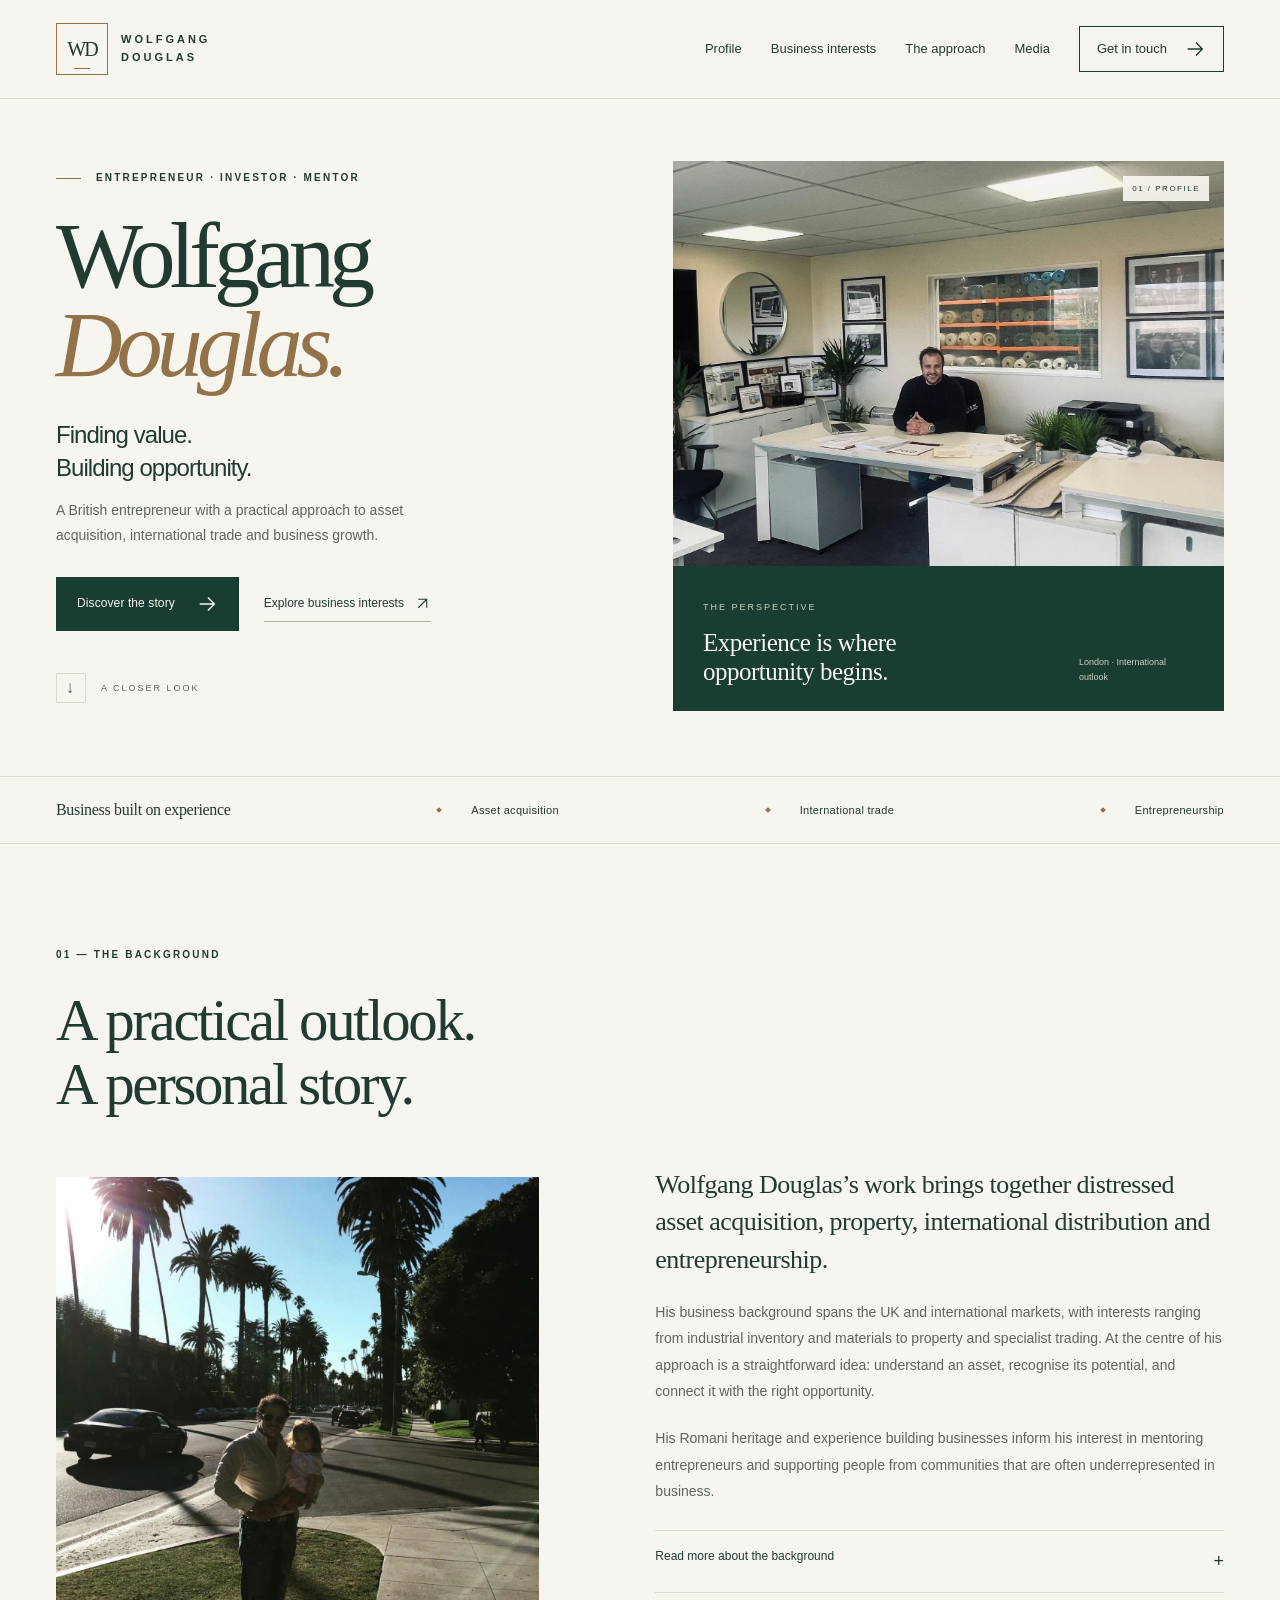
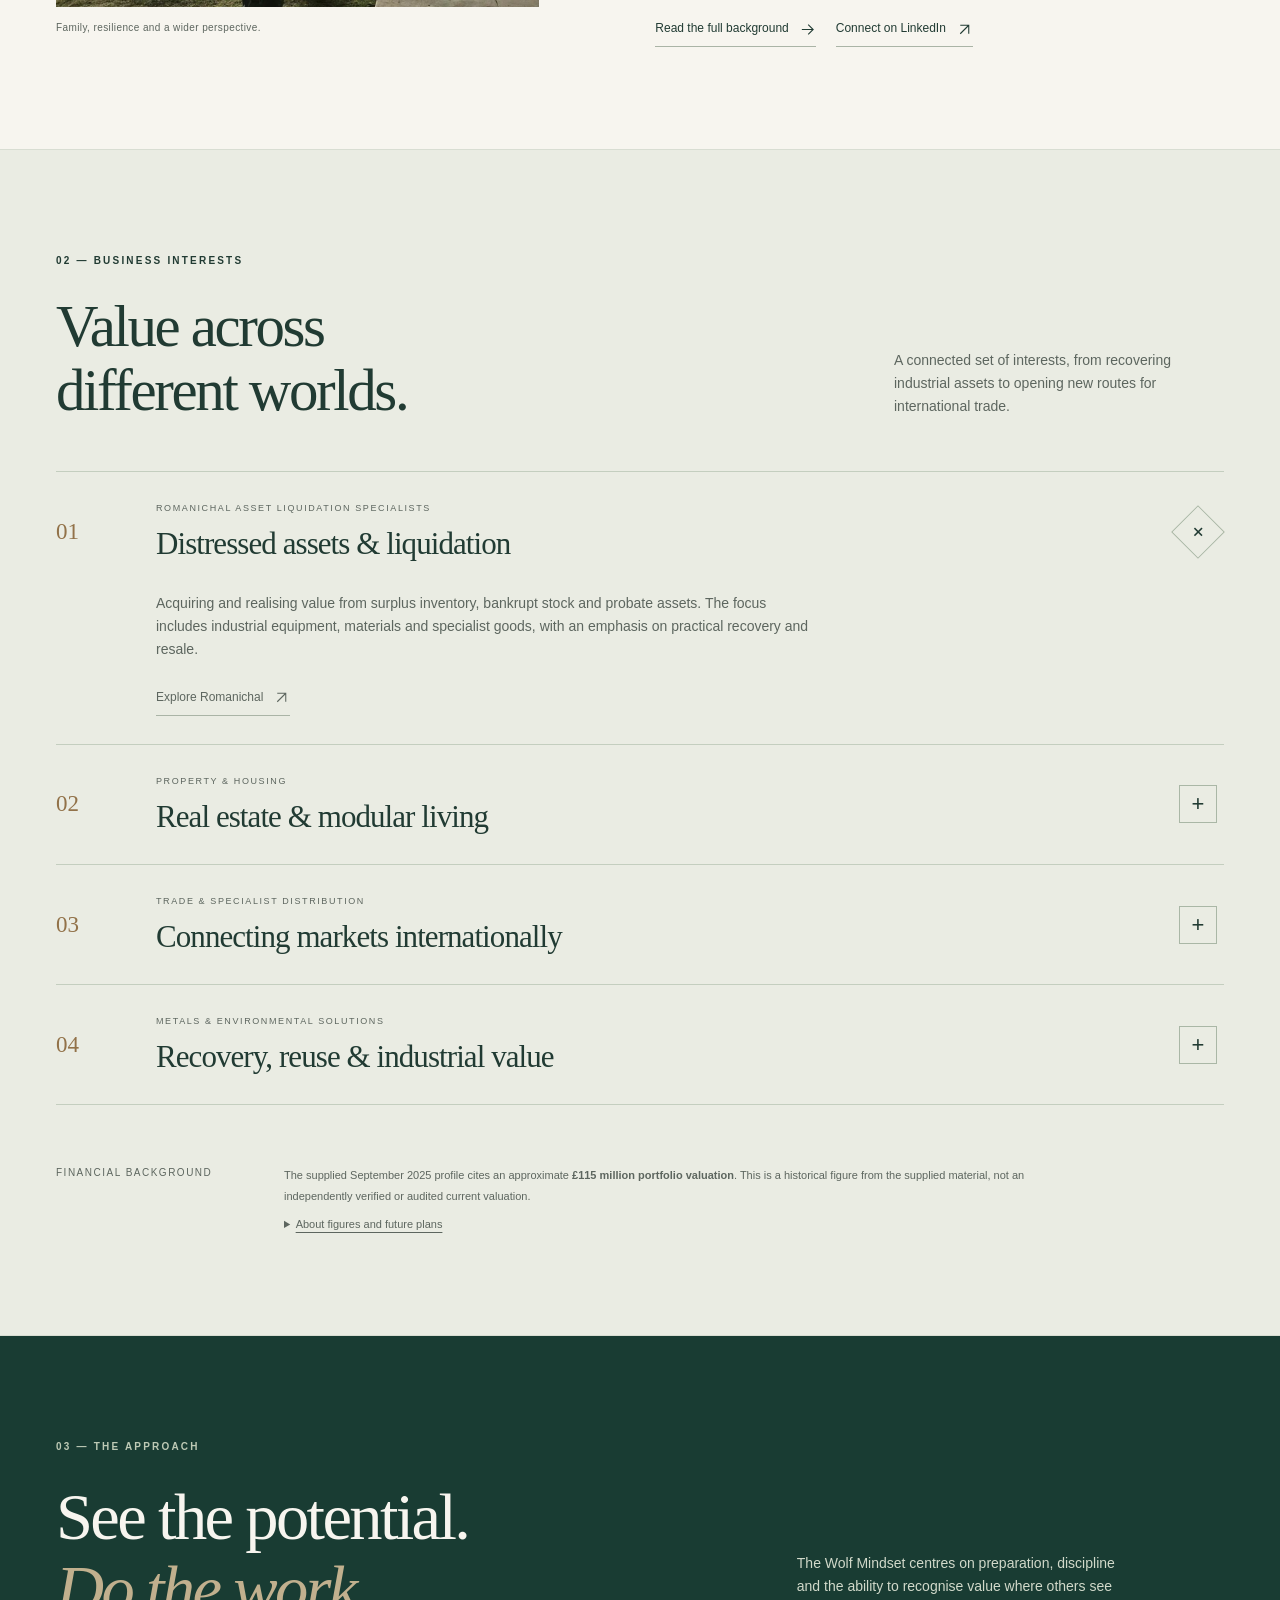
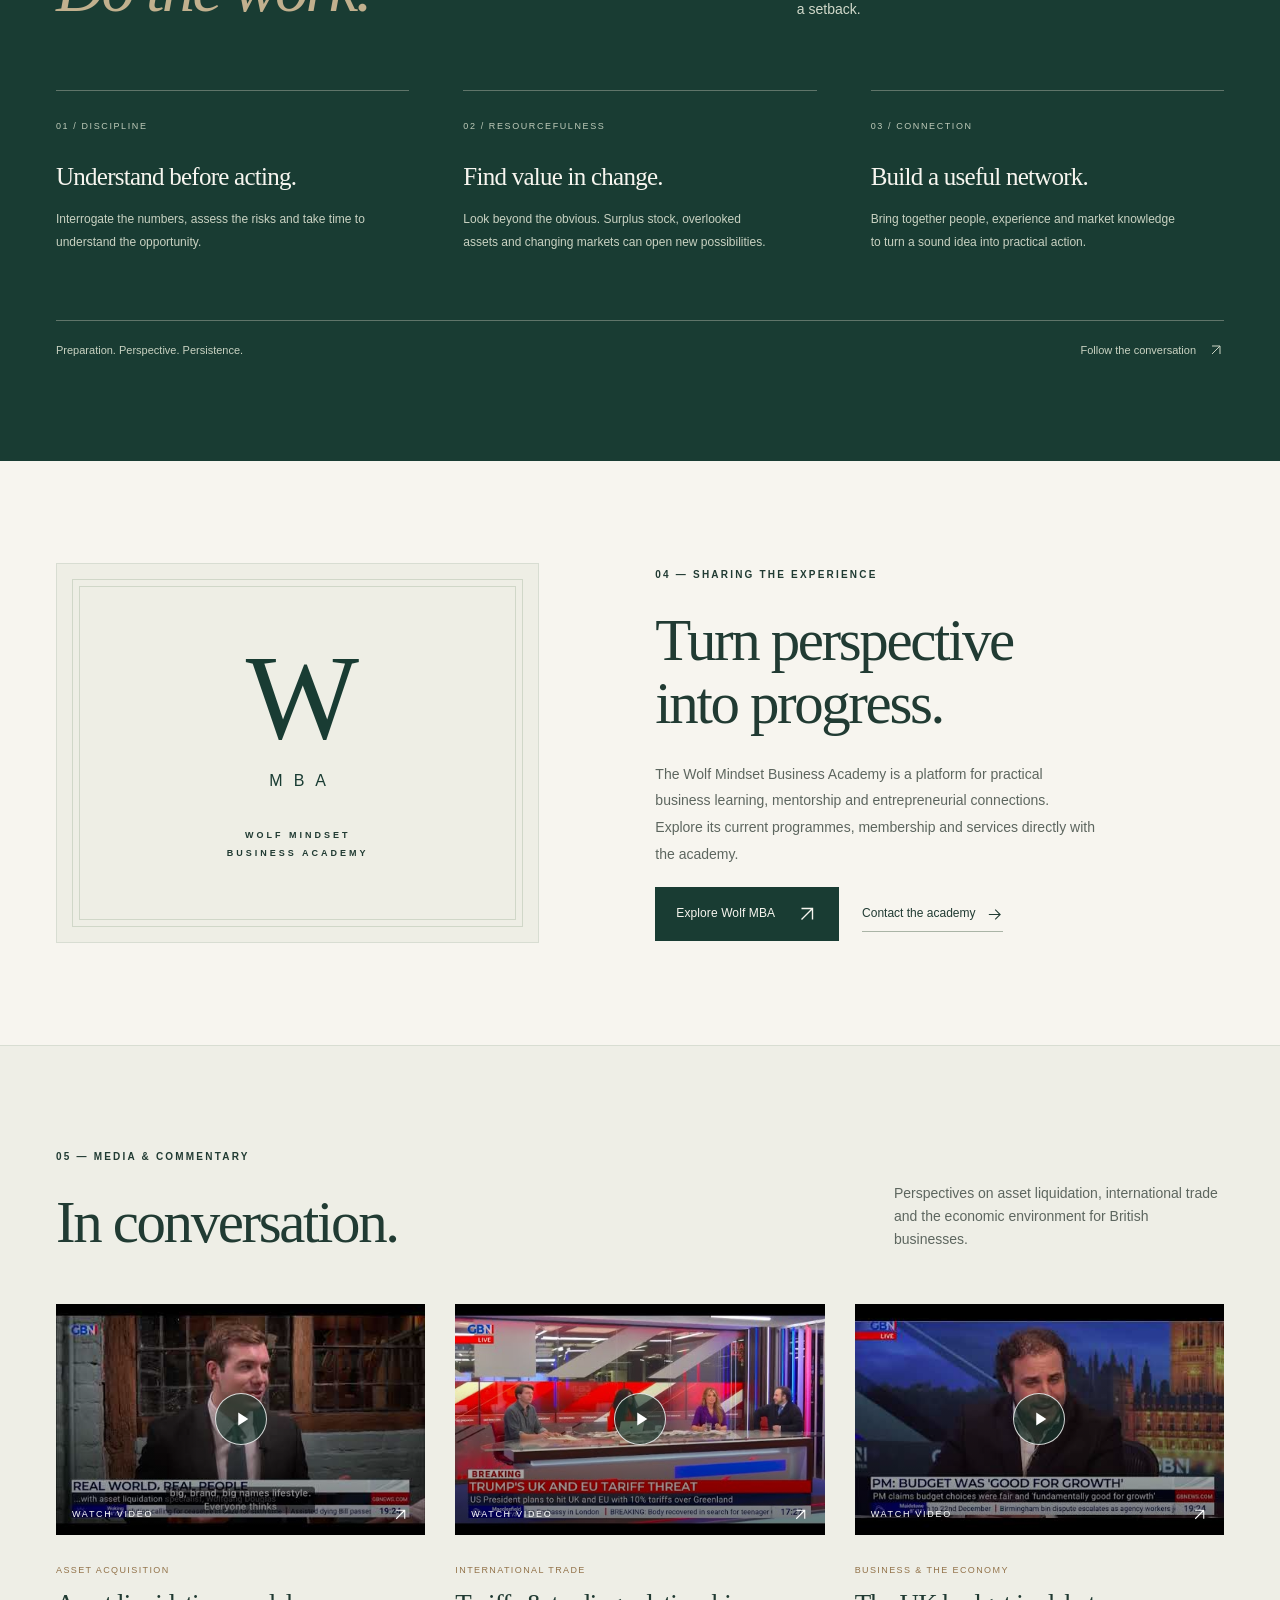
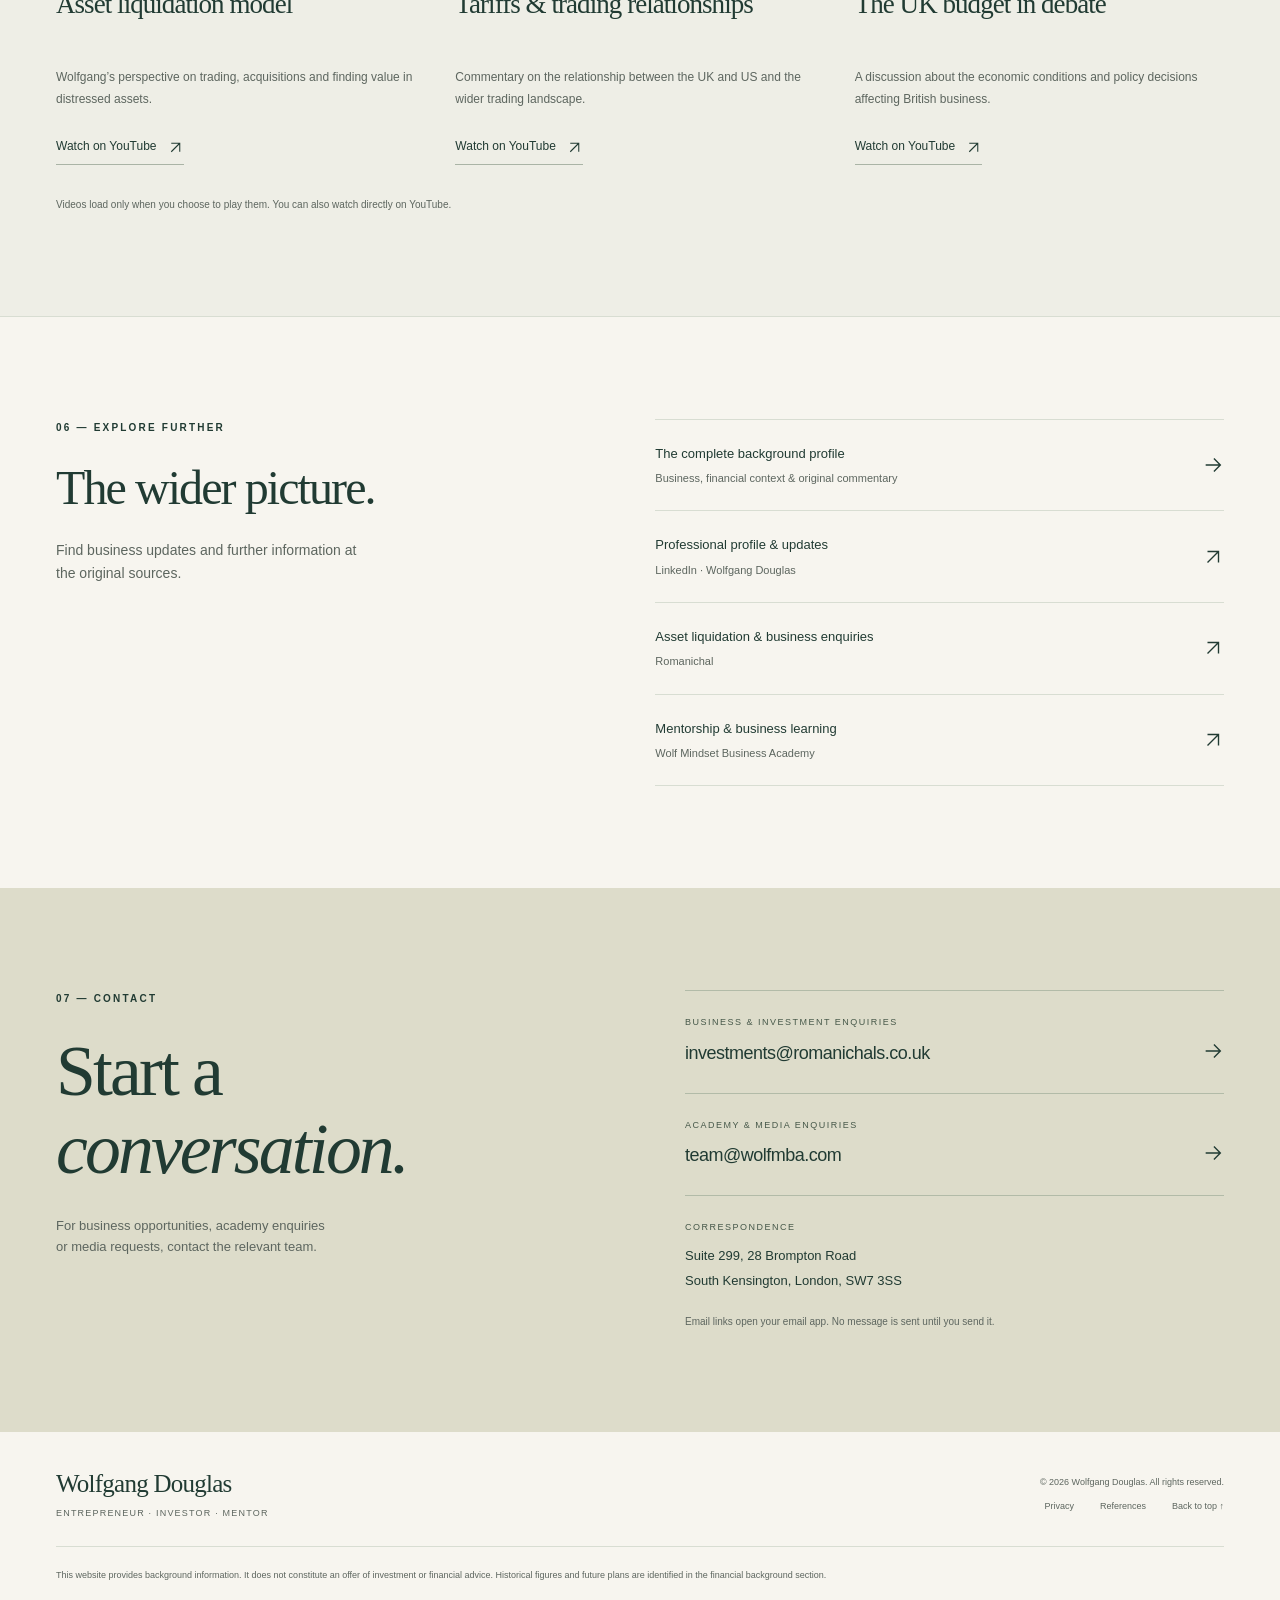
<file: index.html>
<!doctype html>
<html lang="en-GB">
<head>
  <meta charset="utf-8">
  <meta name="viewport" content="width=device-width, initial-scale=1">
  <meta name="theme-color" content="#193c33">
  <title>Wolfgang Douglas | Entrepreneur, Investor &amp; Mentor</title>
  <meta name="description" content="Explore Wolfgang Douglas's background, business interests in asset liquidation and international trade, Wolf Mindset philosophy, media commentary and contact details.">
  <link rel="canonical" href="https://wolfgangdouglas.info/">
  <meta property="og:type" content="website">
  <meta property="og:title" content="Wolfgang Douglas | Entrepreneur, Investor &amp; Mentor">
  <meta property="og:description" content="Experience in asset acquisition, international trade and building businesses. Discover the story, the approach and the wider network.">
  <meta property="og:url" content="https://wolfgangdouglas.info/">
  <meta property="og:image" content="https://wolfgangdouglas.info/assets/wolfgang-office.jpg">
  <meta name="twitter:card" content="summary_large_image">
  <link rel="icon" type="image/svg+xml" href="assets/favicon.svg">
  <link rel="stylesheet" href="styles.css">
  <script src="app.js" defer></script>
</head>
<body>
  <a class="skip-link" href="#main">Skip to main content</a>
  <svg class="svg-library" aria-hidden="true" xmlns="http://www.w3.org/2000/svg"><symbol id="arrow" viewBox="0 0 24 24"><path d="M4 12h15M13 5l7 7-7 7" fill="none" stroke="currentColor" stroke-width="1.5"/></symbol><symbol id="external" viewBox="0 0 24 24"><path d="M6 18 18 6M6 6h12v12" fill="none" stroke="currentColor" stroke-width="1.5"/></symbol><symbol id="play" viewBox="0 0 24 24"><path d="m9 5 11 7-11 7Z" fill="currentColor"/></symbol></svg>
  <header class="site-header">
    <div class="header-inner wrap">
      <a class="brand" href="#home" aria-label="Wolfgang Douglas home"><span class="monogram" aria-hidden="true">WD<span></span></span><span class="brand-name">WOLFGANG<span>DOUGLAS</span></span></a>
      <button class="menu-toggle" aria-expanded="false" aria-controls="navigation" aria-label="Open navigation"><span></span><span></span></button>
      <nav id="navigation" aria-label="Main navigation"><a href="#profile">Profile</a><a href="#business">Business interests</a><a href="#approach">The approach</a><a href="#media">Media</a><a class="nav-contact" href="#contact">Get in touch <svg><use href="#arrow"/></svg></a></nav>
    </div>
  </header>
  <main id="main">
    <section id="home" class="hero wrap">
      <div class="hero-copy">
        <p class="eyebrow"><span class="small-rule"></span> Entrepreneur · Investor · Mentor</p>
        <h1>Wolfgang<br><em>Douglas.</em></h1>
        <p class="hero-lead">Finding value.<br>Building opportunity.</p>
        <p class="hero-description">A British entrepreneur with a practical approach to asset acquisition, international trade and business growth.</p>
        <div class="hero-actions"><a class="button button-green" href="#profile">Discover the story <svg><use href="#arrow"/></svg></a><a class="text-link" href="#business">Explore business interests <svg><use href="#external"/></svg></a></div>
        <a class="hero-scroll" href="#profile"><span>↓</span> A closer look</a>
      </div>
      <figure class="hero-portrait"><img src="assets/wolfgang-office.jpg" width="1776" height="1157" alt="Wolfgang Douglas seated at his desk in his office" fetchpriority="high"><figcaption><span>THE PERSPECTIVE</span><p>Experience is where<br>opportunity begins.</p><span class="caption-location">London · International outlook</span></figcaption><span class="portrait-index" aria-hidden="true">01 / PROFILE</span></figure>
    </section>
    <div class="intro-band"><div class="wrap band-inner"><span>Business built on experience</span><span>Asset acquisition</span><span>International trade</span><span>Entrepreneurship</span></div></div>
    <section id="profile" class="section wrap profile-section">
      <div class="section-heading"><p class="eyebrow">01 — The background</p><h2>A practical outlook.<br>A personal story.</h2></div>
      <div class="profile-grid">
        <figure class="personal-photo"><img src="assets/wolfgang-family.jpg" alt="Wolfgang Douglas holding a child on a palm-lined street" width="1284" height="1259" loading="lazy"><figcaption>Family, resilience and a wider perspective.</figcaption></figure>
        <div class="profile-copy"><p class="large-copy">Wolfgang Douglas’s work brings together distressed asset acquisition, property, international distribution and entrepreneurship.</p><p>His business background spans the UK and international markets, with interests ranging from industrial inventory and materials to property and specialist trading. At the centre of his approach is a straightforward idea: understand an asset, recognise its potential, and connect it with the right opportunity.</p><p>His Romani heritage and experience building businesses inform his interest in mentoring entrepreneurs and supporting people from communities that are often underrepresented in business.</p><details class="read-more"><summary>Read more about the background <span aria-hidden="true">+</span></summary><div><p>The supplied career profile traces Wolfgang’s business activity back to 2004, including bespoke design and build, global distribution, property investment and import/export.</p><p>His personal experience campaigning for his father, Albert Douglas, also shaped his public advocacy and his commentary on the risks of doing business internationally.</p><p>Today, the Wolf Mindset Business Academy brings his interest in practical business education, professional networks and mentorship together in one platform.</p></div></details><a class="text-link full-background-link" href="background.html">Read the full background <svg><use href="#arrow"/></svg></a><a class="text-link" href="https://www.linkedin.com/in/wolfgangdouglas/" target="_blank" rel="noopener noreferrer">Connect on LinkedIn <svg><use href="#external"/></svg></a></div>
      </div>
    </section>
    <section id="business" class="business-section section"><div class="wrap">
      <div class="section-heading heading-split"><div><p class="eyebrow">02 — Business interests</p><h2>Value across<br>different worlds.</h2></div><p>A connected set of interests, from recovering industrial assets to opening new routes for international trade.</p></div>
      <div class="business-list">
        <details class="business-item" open><summary><span class="item-number">01</span><span><span class="item-tag">Romanichal Asset Liquidation Specialists</span><span class="item-title">Distressed assets &amp; liquidation</span></span><span class="plus" aria-hidden="true">+</span></summary><div class="business-description"><p>Acquiring and realising value from surplus inventory, bankrupt stock and probate assets. The focus includes industrial equipment, materials and specialist goods, with an emphasis on practical recovery and resale.</p><a class="text-link" href="https://romanichals.co.uk/" target="_blank" rel="noopener noreferrer">Explore Romanichal <svg><use href="#external"/></svg></a></div></details>
        <details class="business-item"><summary><span class="item-number">02</span><span><span class="item-tag">Property &amp; housing</span><span class="item-title">Real estate &amp; modular living</span></span><span class="plus" aria-hidden="true">+</span></summary><div class="business-description"><p>Property interests across residential and commercial markets, alongside an interest in modular accommodation, residential park homes and affordable housing solutions.</p><p>The supplied background describes transactions in the UK and international markets, including the UAE.</p><a class="text-link" href="mailto:investments@romanichals.co.uk?subject=Property%20enquiry">Discuss a property opportunity <svg><use href="#arrow"/></svg></a></div></details>
        <details class="business-item"><summary><span class="item-number">03</span><span><span class="item-tag">Trade &amp; specialist distribution</span><span class="item-title">Connecting markets internationally</span></span><span class="plus" aria-hidden="true">+</span></summary><div class="business-description"><p>Import, export and distribution interests linking the UK with markets including the United States, China and the Middle East. The supplied profile describes Kyoto distribution and luxury furnishing interests, alongside specialist hardwood and architectural materials.</p><a class="text-link" href="mailto:investments@romanichals.co.uk?subject=International%20trade%20enquiry">Make a trade enquiry <svg><use href="#arrow"/></svg></a></div></details>
        <details class="business-item"><summary><span class="item-number">04</span><span><span class="item-tag">Metals &amp; environmental solutions</span><span class="item-title">Recovery, reuse &amp; industrial value</span></span><span class="plus" aria-hidden="true">+</span></summary><div class="business-description"><p>Industrial recycling, metals recovery and the movement of usable materials back into productive supply chains. This complements the wider asset recovery model by connecting recovered stock with relevant industry partners.</p><a class="text-link" href="https://romanichals.co.uk/" target="_blank" rel="noopener noreferrer">Visit Romanichal <svg><use href="#external"/></svg></a></div></details>
      </div>
      <aside class="financial-note"><span class="note-label">Financial background</span><div><p>The supplied September 2025 profile cites an approximate <strong>£115 million portfolio valuation</strong>. This is a historical figure from the supplied material, not an independently verified or audited current valuation.</p><details><summary>About figures and future plans</summary><p>Portfolio value, personal net worth and transaction volume are different measures. The original material also describes potential future growth and a possible listing in 2026/27. These are indicative plans, subject to change, and are not presented here as completed events or guaranteed outcomes.</p></details></div></aside>
    </div></section>
    <section id="approach" class="approach-section section"><div class="wrap">
      <p class="eyebrow">03 — The approach</p><div class="approach-intro"><h2>See the potential.<br><em>Do the work.</em></h2><p>The Wolf Mindset centres on preparation, discipline and the ability to recognise value where others see a setback.</p></div>
      <div class="principles"><article><span>01 / DISCIPLINE</span><h3>Understand before acting.</h3><p>Interrogate the numbers, assess the risks and take time to understand the opportunity.</p></article><article><span>02 / RESOURCEFULNESS</span><h3>Find value in change.</h3><p>Look beyond the obvious. Surplus stock, overlooked assets and changing markets can open new possibilities.</p></article><article><span>03 / CONNECTION</span><h3>Build a useful network.</h3><p>Bring together people, experience and market knowledge to turn a sound idea into practical action.</p></article></div>
      <div class="approach-footer"><span>Preparation. Perspective. Persistence.</span><a href="https://www.linkedin.com/in/wolfgangdouglas/" target="_blank" rel="noopener noreferrer">Follow the conversation <svg><use href="#external"/></svg></a></div>
    </div></section>
    <section id="academy" class="academy-section section wrap"><div class="academy-label"><span class="academy-mark" aria-hidden="true">W<span>MBA</span></span><p class="eyebrow">Wolf Mindset<br>Business Academy</p></div><div class="academy-copy"><p class="eyebrow">04 — Sharing the experience</p><h2>Turn perspective<br>into progress.</h2><p>The Wolf Mindset Business Academy is a platform for practical business learning, mentorship and entrepreneurial connections. Explore its current programmes, membership and services directly with the academy.</p><a class="button button-green" href="https://www.thewolfmba.com/" target="_blank" rel="noopener noreferrer">Explore Wolf MBA <svg><use href="#external"/></svg></a><a class="text-link" href="mailto:team@wolfmba.com?subject=Wolf%20MBA%20enquiry">Contact the academy <svg><use href="#arrow"/></svg></a></div></section>
    <section id="media" class="media-section section"><div class="wrap"><div class="section-heading heading-split"><div><p class="eyebrow">05 — Media &amp; commentary</p><h2>In conversation.</h2></div><p>Perspectives on asset liquidation, international trade and the economic environment for British businesses.</p></div>
      <div class="media-grid">
        <article class="media-card"><button class="video-launch" data-video="ZNbiMausa2s" data-title="Asset liquidation model" aria-label="Watch Asset liquidation model"><img src="assets/video-assets.jpg" alt="Preview of the asset liquidation video" width="480" height="360" loading="lazy"><span class="play-icon"><svg><use href="#play"/></svg></span><span class="watch-label">Watch video <svg><use href="#external"/></svg></span></button><p class="media-category">Asset acquisition</p><h3>Asset liquidation model</h3><p>Wolfgang’s perspective on trading, acquisitions and finding value in distressed assets.</p><a class="text-link" href="https://www.youtube.com/watch?v=ZNbiMausa2s" target="_blank" rel="noopener noreferrer">Watch on YouTube <svg><use href="#external"/></svg></a></article>
        <article class="media-card"><button class="video-launch" data-video="IK8jS_x-dXg" data-title="International tariffs and trade" aria-label="Watch International tariffs and trade"><img src="assets/video-trade.jpg" alt="Preview of the international trade video" width="480" height="360" loading="lazy"><span class="play-icon"><svg><use href="#play"/></svg></span><span class="watch-label">Watch video <svg><use href="#external"/></svg></span></button><p class="media-category">International trade</p><h3>Tariffs &amp; trading relationships</h3><p>Commentary on the relationship between the UK and US and the wider trading landscape.</p><a class="text-link" href="https://www.youtube.com/watch?v=IK8jS_x-dXg" target="_blank" rel="noopener noreferrer">Watch on YouTube <svg><use href="#external"/></svg></a></article>
        <article class="media-card"><button class="video-launch" data-video="gOEIgCLmXpA" data-title="The UK budget in debate" aria-label="Watch The UK budget in debate"><img src="assets/video-budget.jpg" alt="Preview of the UK budget discussion" width="480" height="360" loading="lazy"><span class="play-icon"><svg><use href="#play"/></svg></span><span class="watch-label">Watch video <svg><use href="#external"/></svg></span></button><p class="media-category">Business &amp; the economy</p><h3>The UK budget in debate</h3><p>A discussion about the economic conditions and policy decisions affecting British business.</p><a class="text-link" href="https://www.youtube.com/watch?v=gOEIgCLmXpA" target="_blank" rel="noopener noreferrer">Watch on YouTube <svg><use href="#external"/></svg></a></article>
      </div><p class="media-note">Videos load only when you choose to play them. You can also watch directly on YouTube.</p>
    </div></section>
    <section id="research" class="research-section section wrap"><div><p class="eyebrow">06 — Explore further</p><h2>The wider picture.</h2><p>Find business updates and further information at the original sources.</p></div><div class="research-links"><a href="background.html"><span>The complete background profile<small>Business, financial context &amp; original commentary</small></span><svg><use href="#arrow"/></svg></a><a href="https://www.linkedin.com/in/wolfgangdouglas/" target="_blank" rel="noopener noreferrer"><span>Professional profile &amp; updates<small>LinkedIn · Wolfgang Douglas</small></span><svg><use href="#external"/></svg></a><a href="https://romanichals.co.uk/" target="_blank" rel="noopener noreferrer"><span>Asset liquidation &amp; business enquiries<small>Romanichal</small></span><svg><use href="#external"/></svg></a><a href="https://www.thewolfmba.com/" target="_blank" rel="noopener noreferrer"><span>Mentorship &amp; business learning<small>Wolf Mindset Business Academy</small></span><svg><use href="#external"/></svg></a></div></section>
    <section id="contact" class="contact-section section"><div class="wrap contact-grid"><div><p class="eyebrow">07 — Contact</p><h2>Start a<br><em>conversation.</em></h2><p>For business opportunities, academy enquiries<br class="desktop-break"> or media requests, contact the relevant team.</p></div><div class="contact-details"><a href="mailto:investments@romanichals.co.uk"><span>Business &amp; investment enquiries</span><strong>investments@romanichals.co.uk</strong><svg><use href="#arrow"/></svg></a><a href="mailto:team@wolfmba.com"><span>Academy &amp; media enquiries</span><strong>team@wolfmba.com</strong><svg><use href="#arrow"/></svg></a><div class="contact-address"><span>Correspondence</span><address>Suite 299, 28 Brompton Road<br>South Kensington, London, SW7 3SS</address></div><p class="contact-note">Email links open your email app. No message is sent until you send it.</p></div></div></section>
  </main>
  <footer class="site-footer"><div class="wrap footer-inner"><a class="footer-brand" href="#home">Wolfgang Douglas<span>Entrepreneur · Investor · Mentor</span></a><div><p>© 2026 Wolfgang Douglas. All rights reserved.</p><div class="footer-links"><a href="privacy.html">Privacy</a><a href="#research">References</a><a href="#home">Back to top ↑</a></div></div></div><p class="wrap site-note">This website provides background information. It does not constitute an offer of investment or financial advice. Historical figures and future plans are identified in the financial background section.</p></footer>
  <dialog class="video-dialog" aria-labelledby="video-title"><button class="dialog-close" aria-label="Close video">×</button><h2 id="video-title">Watch video</h2><div class="video-consent"><p>Playing this video connects to YouTube, which may process your IP address and device information and use cookies.</p><button class="button button-green" id="load-video">Load YouTube video <svg><use href="#play"/></svg></button><a id="video-external" class="text-link" href="https://www.youtube.com/" target="_blank" rel="noopener noreferrer">Watch on YouTube <svg><use href="#external"/></svg></a></div><div id="video-frame"></div></dialog>
</body>
</html>
</file>
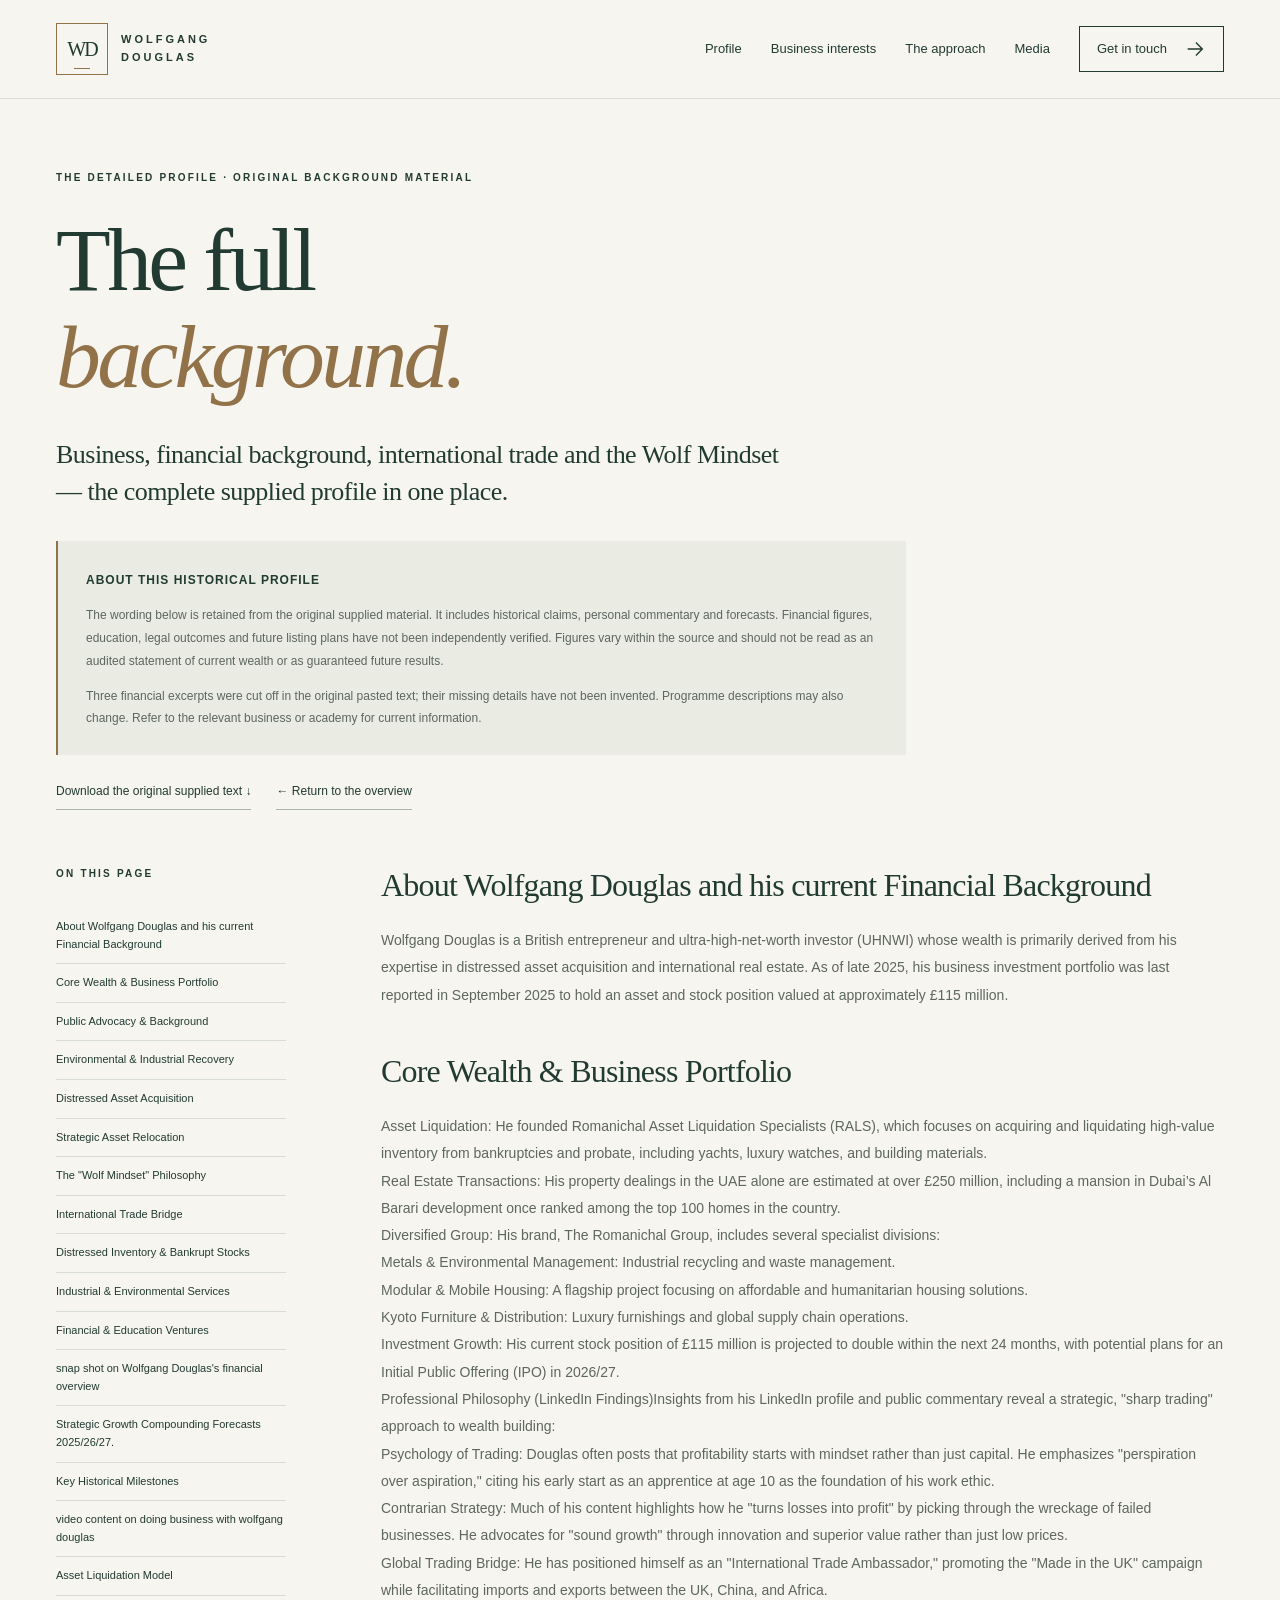
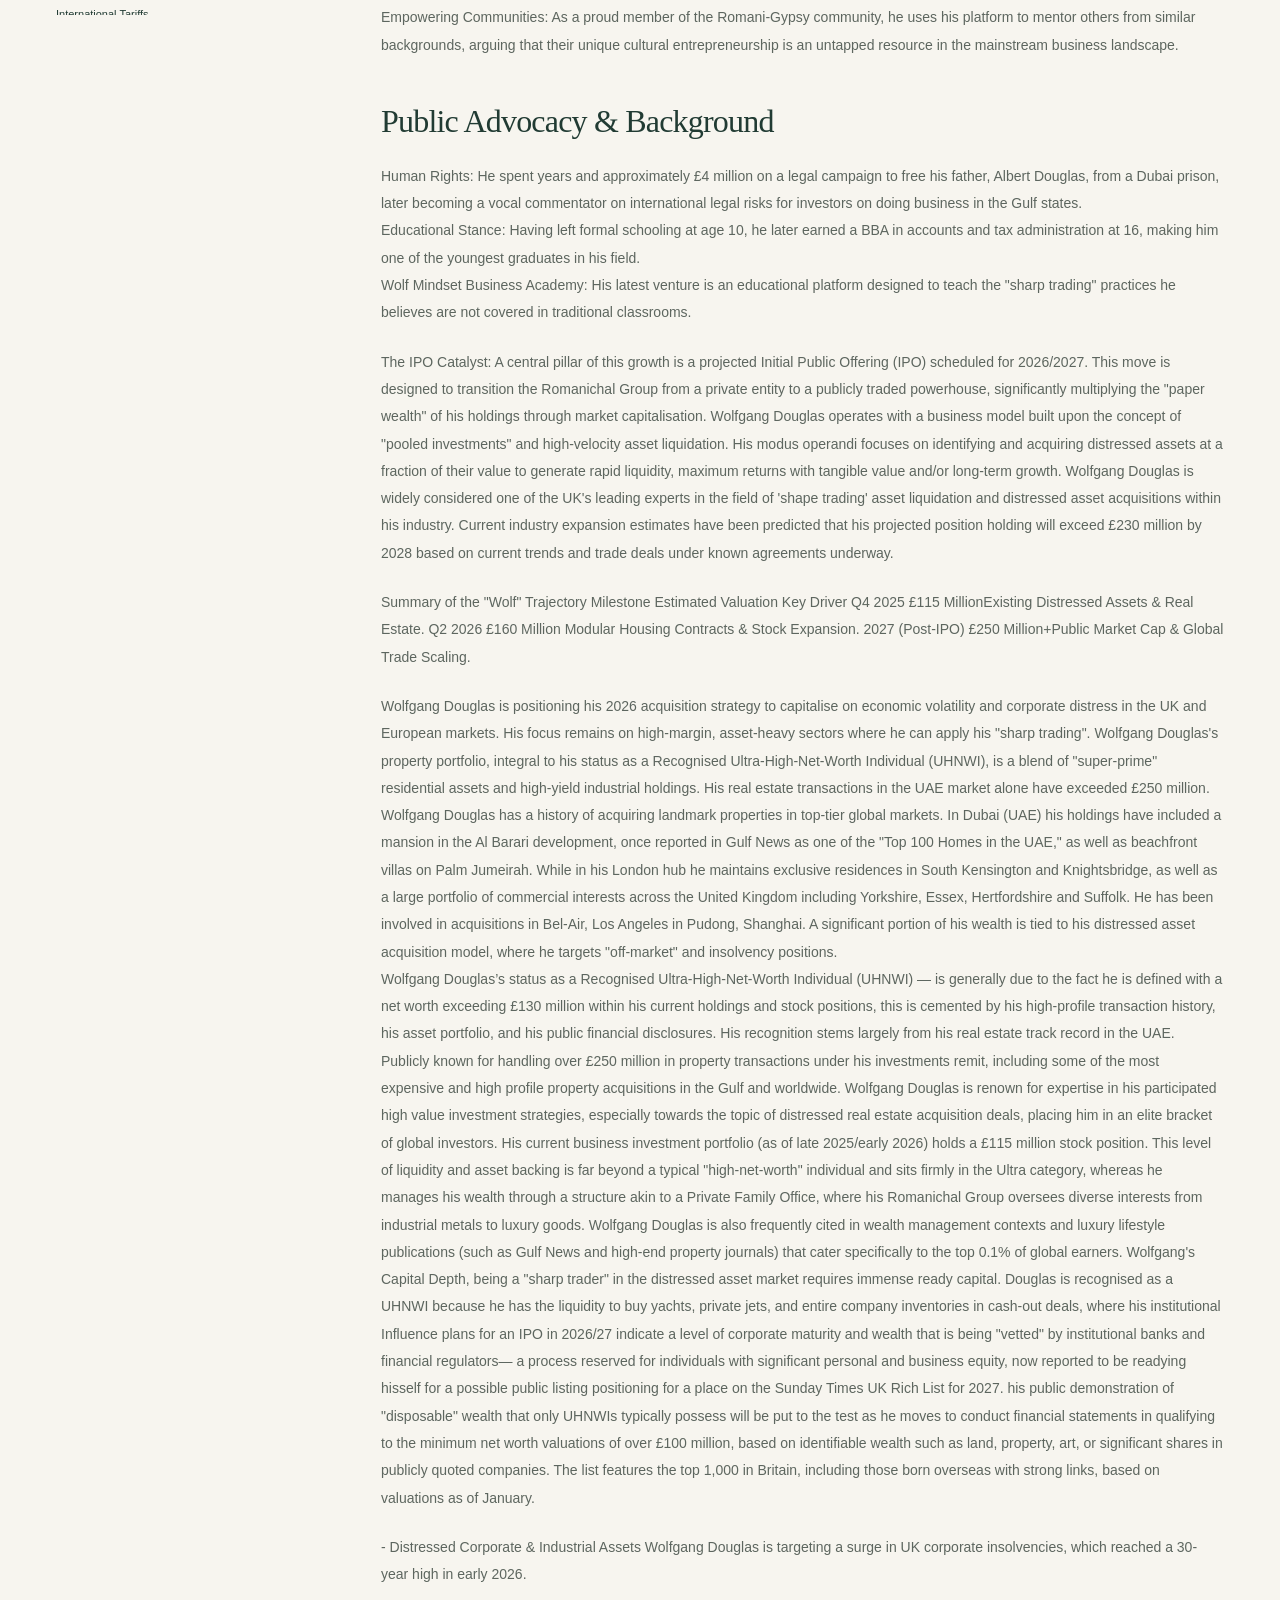
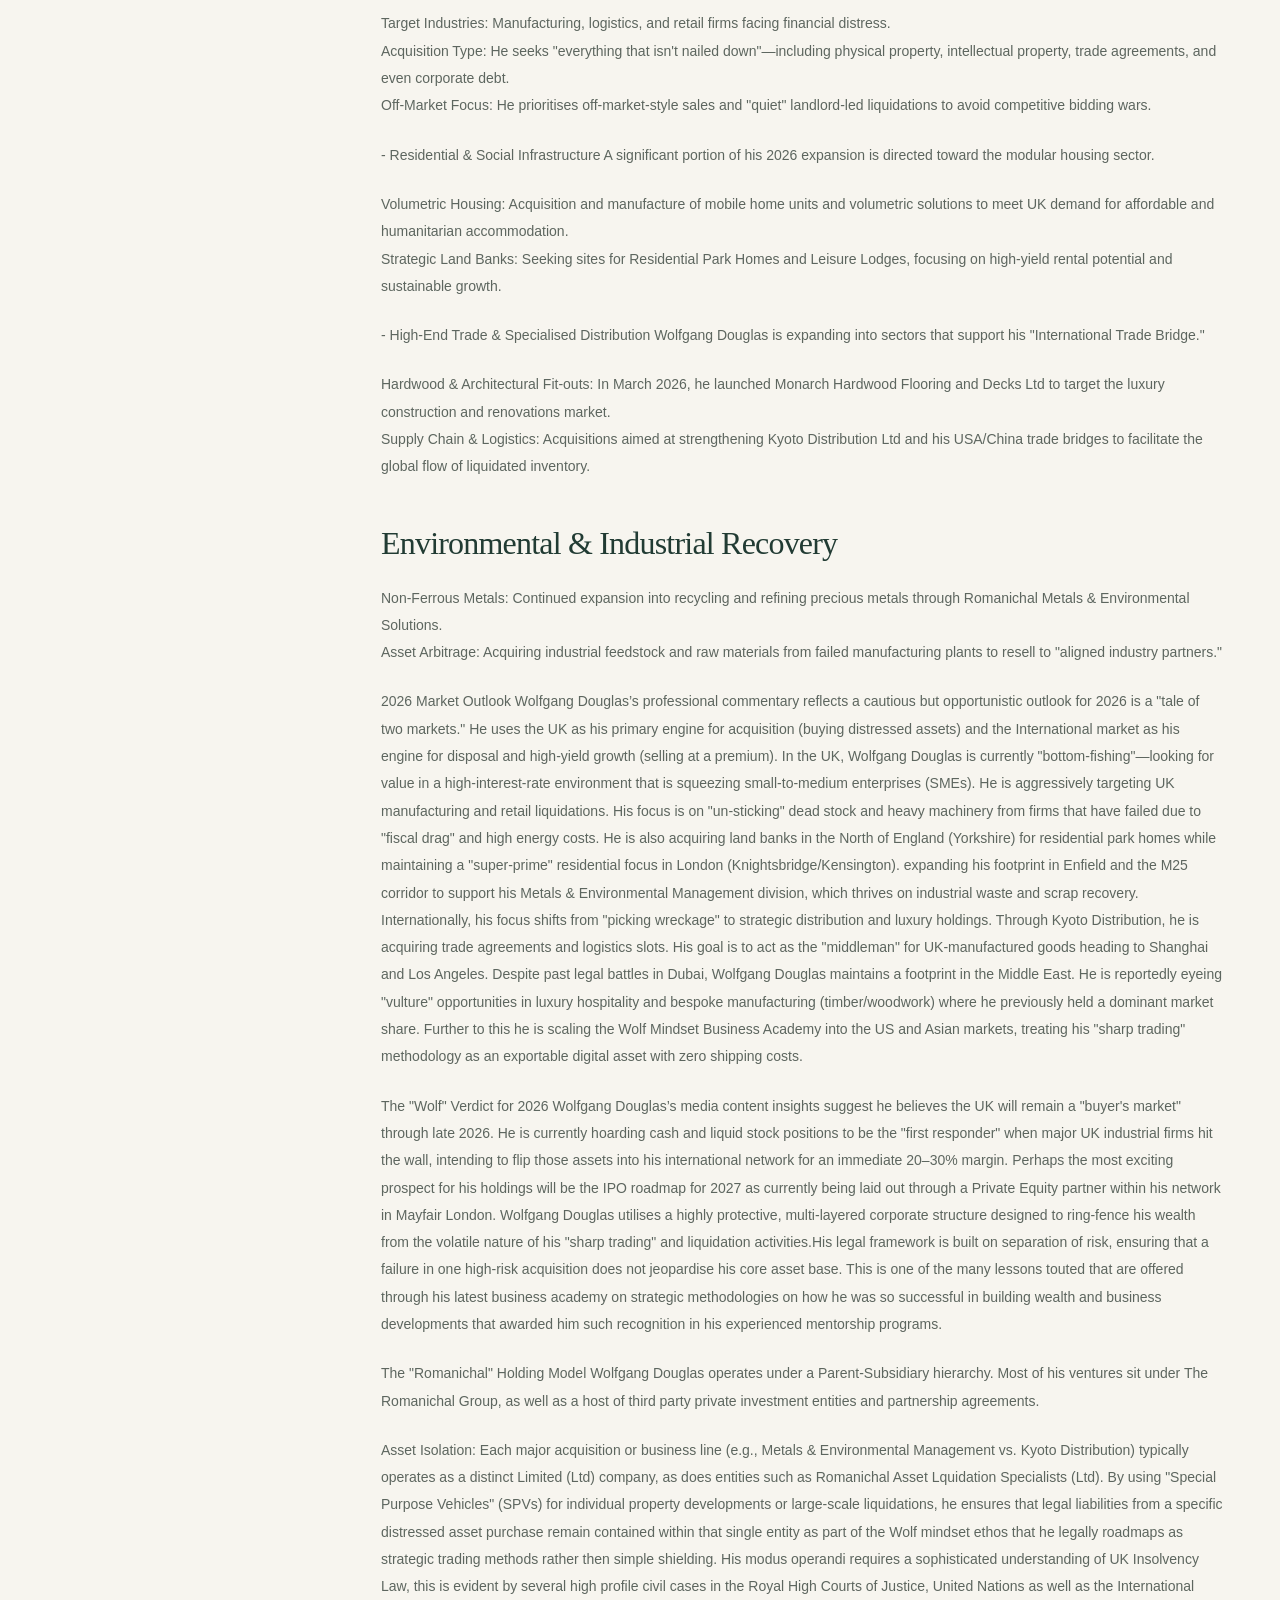
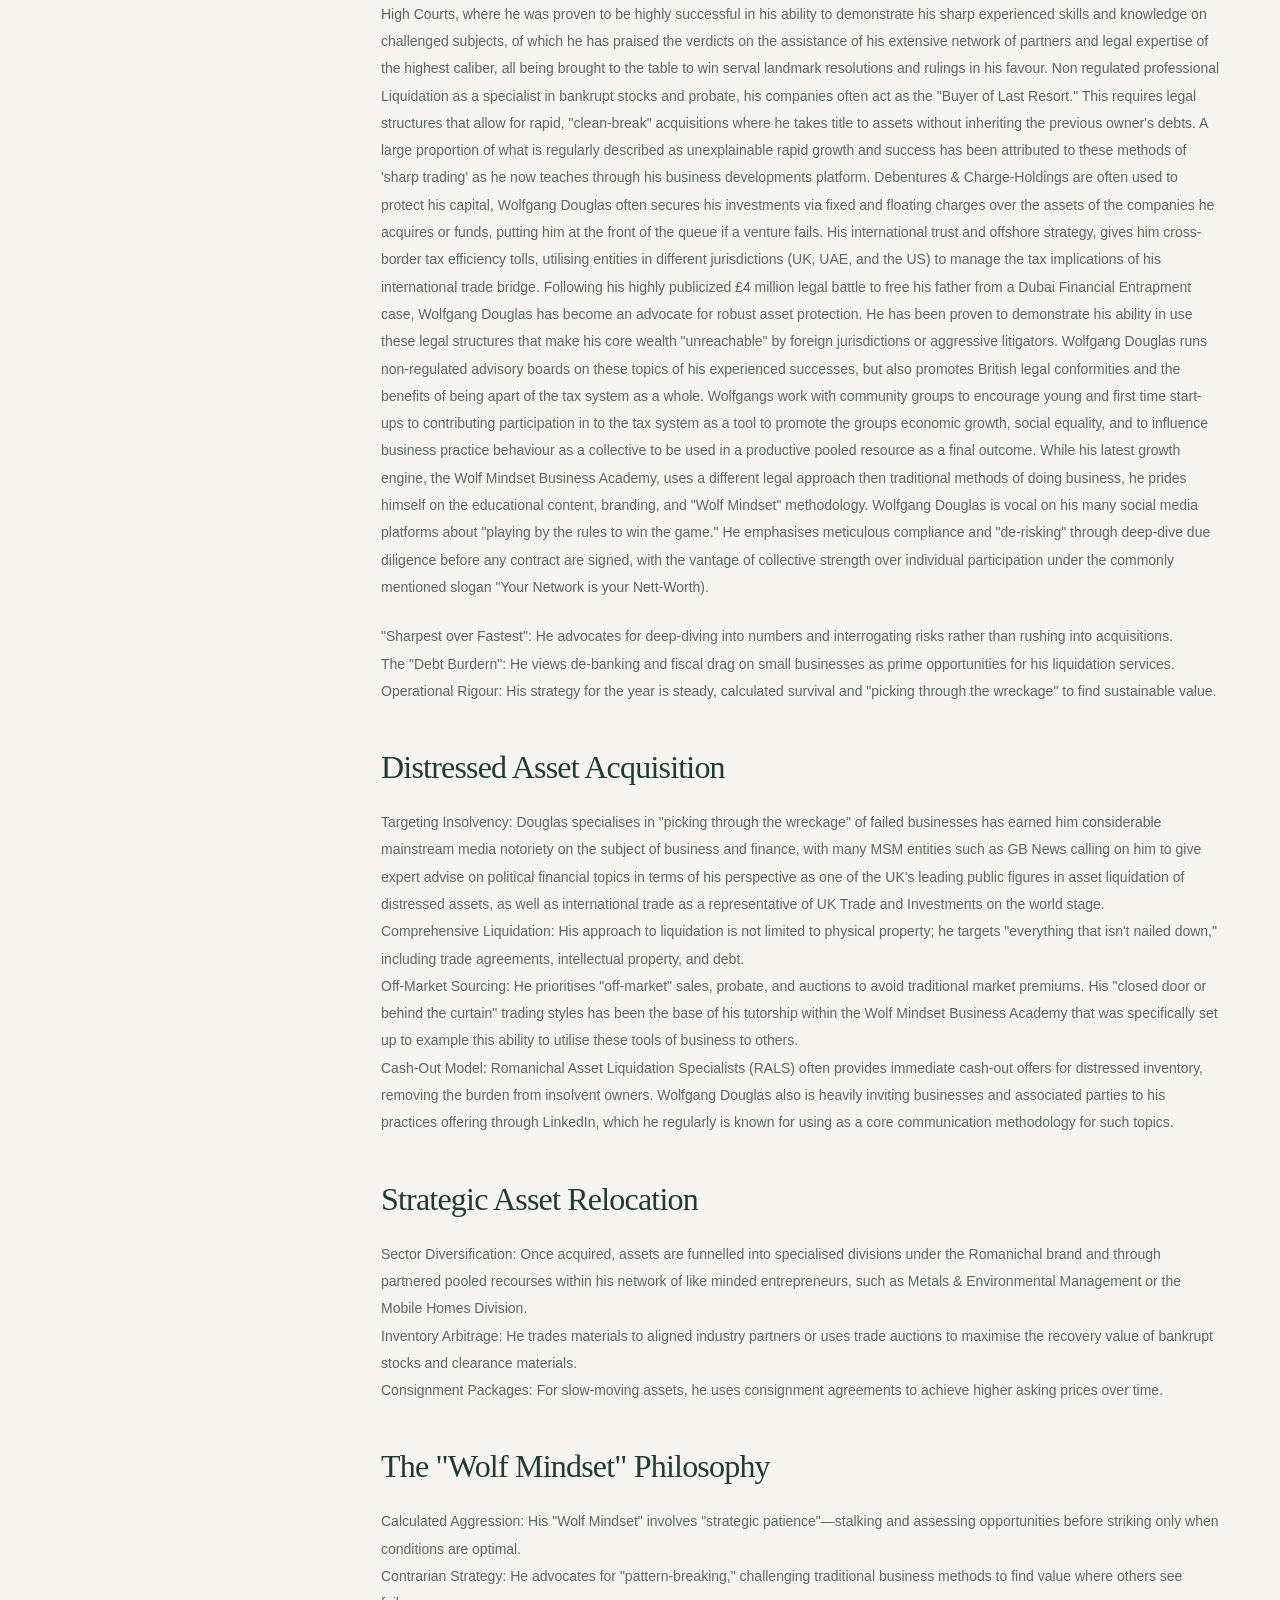
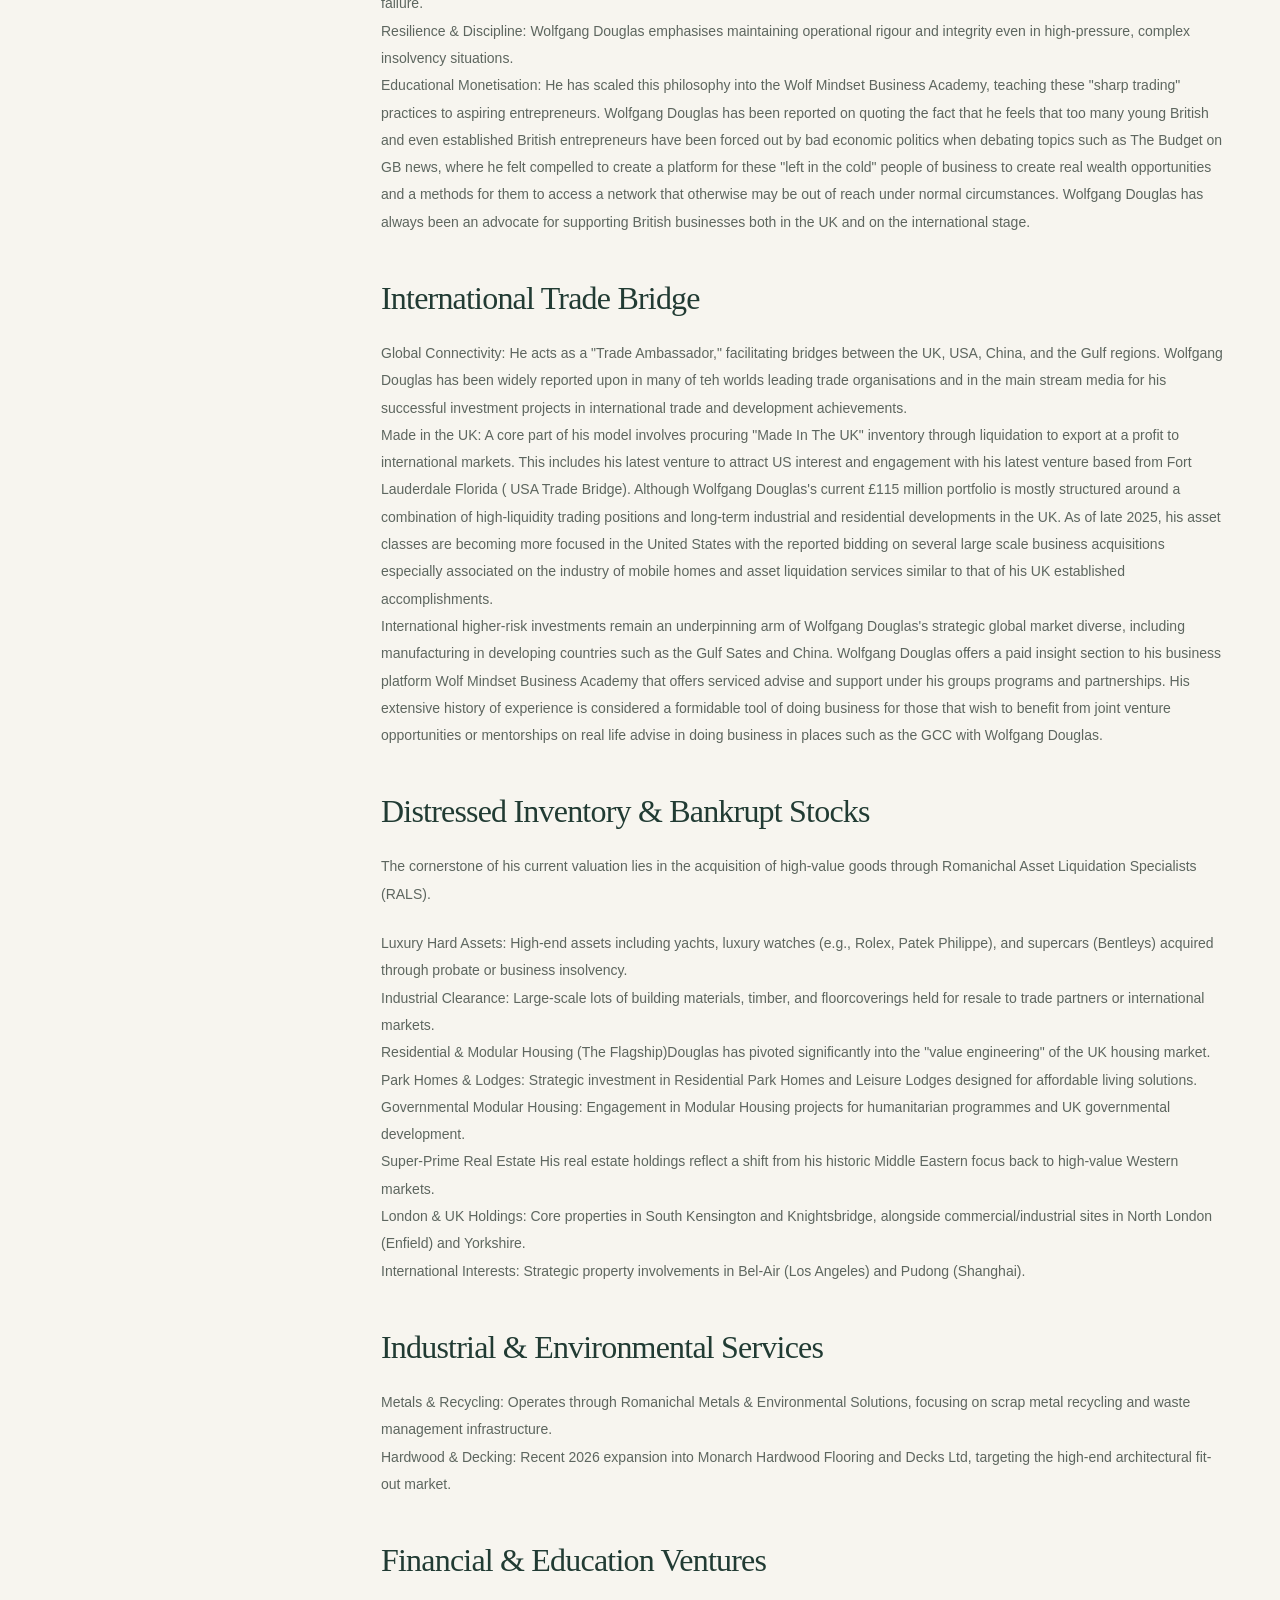
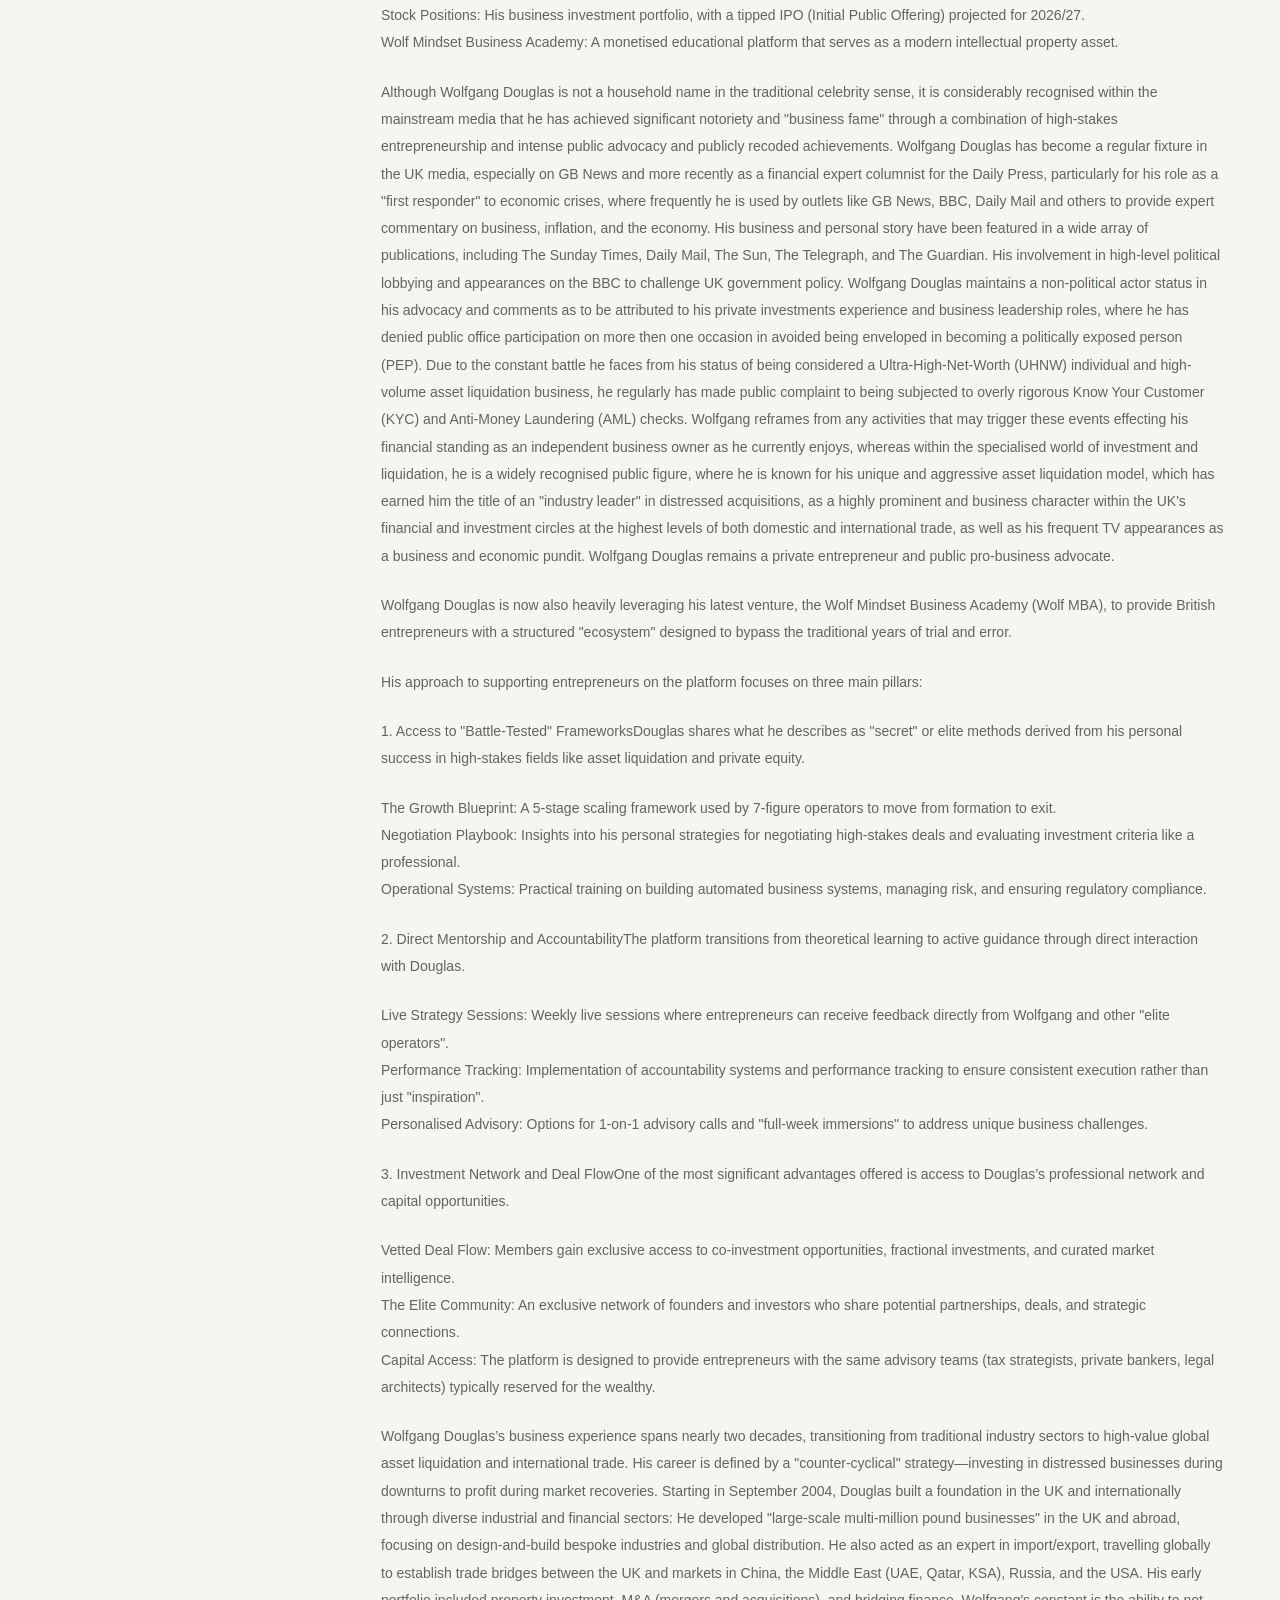
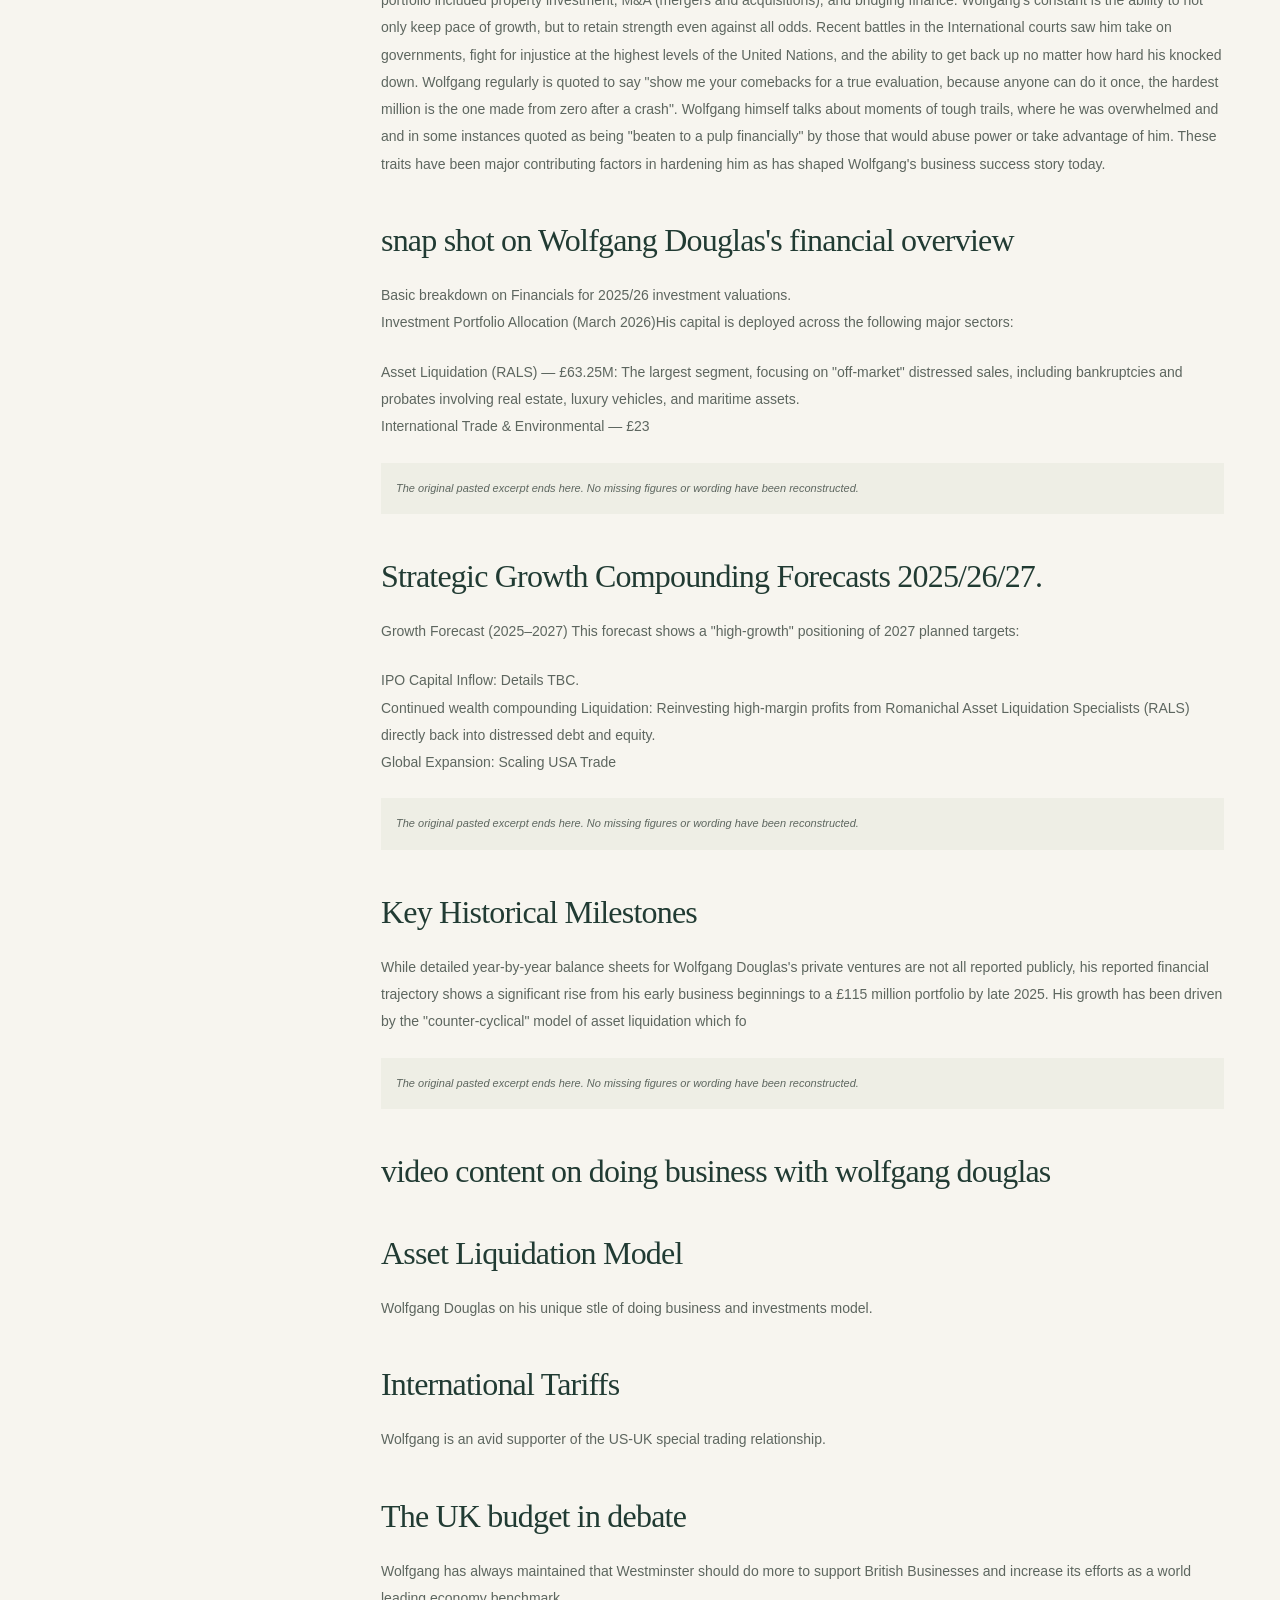
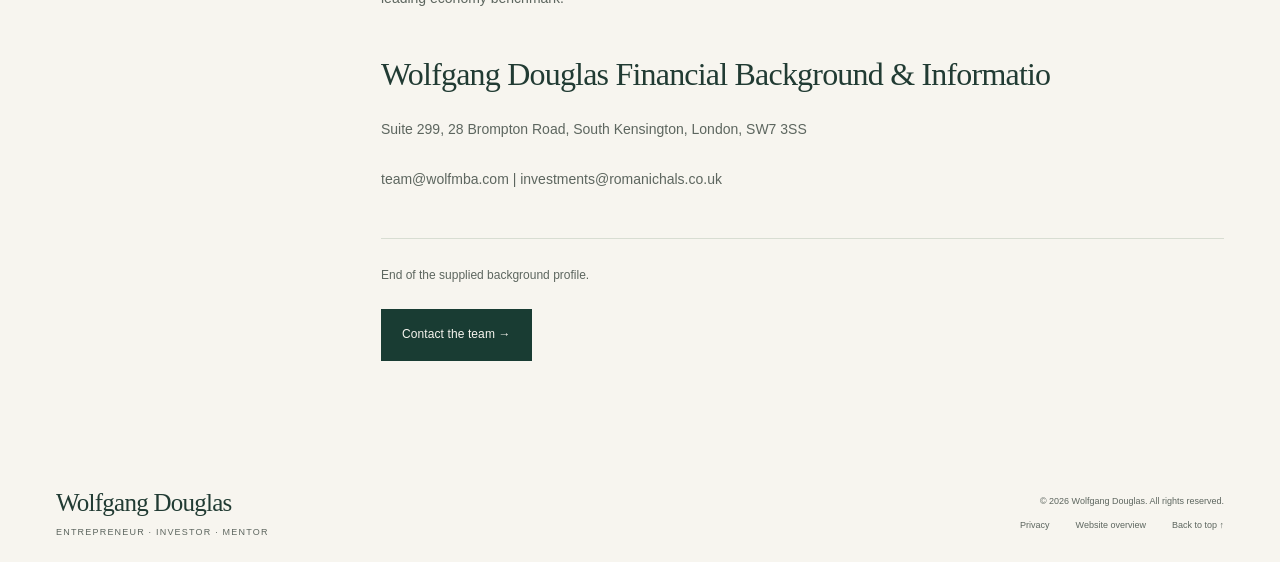
<file: background.html>
<!doctype html><html lang="en-GB"><head><meta charset="utf-8"><meta name="viewport" content="width=device-width, initial-scale=1"><meta name="theme-color" content="#193c33"><meta name="robots" content="noindex,follow"><title>Full background &amp; financial context | Wolfgang Douglas</title><meta name="description" content="The complete detailed background profile supplied for Wolfgang Douglas, retained with its original historical claims and commentary."><link rel="icon" type="image/svg+xml" href="assets/favicon.svg"><link rel="stylesheet" href="styles.css"><script src="app.js" defer></script></head><body><svg class="svg-library" aria-hidden="true" xmlns="http://www.w3.org/2000/svg"><symbol id="arrow" viewBox="0 0 24 24"><path d="M4 12h15M13 5l7 7-7 7" fill="none" stroke="currentColor" stroke-width="1.5"/></symbol><symbol id="external" viewBox="0 0 24 24"><path d="M6 18 18 6M6 6h12v12" fill="none" stroke="currentColor" stroke-width="1.5"/></symbol><symbol id="play" viewBox="0 0 24 24"><path d="m9 5 11 7-11 7Z" fill="currentColor"/></symbol></svg><a class="skip-link" href="#main">Skip to main content</a><header class="site-header">
    <div class="header-inner wrap">
      <a class="brand" href="index.html#home" aria-label="Wolfgang Douglas home"><span class="monogram" aria-hidden="true">WD<span></span></span><span class="brand-name">WOLFGANG<span>DOUGLAS</span></span></a>
      <button class="menu-toggle" aria-expanded="false" aria-controls="navigation" aria-label="Open navigation"><span></span><span></span></button>
      <nav id="navigation" aria-label="Main navigation"><a href="index.html#profile">Profile</a><a href="index.html#business">Business interests</a><a href="index.html#approach">The approach</a><a href="index.html#media">Media</a><a class="nav-contact" href="index.html#contact">Get in touch <svg><use href="#arrow"/></svg></a></nav>
    </div>
  </header><main id="main" class="wrap"><div class="background-intro"><p class="eyebrow">The detailed profile · Original background material</p><h1>The full<br><em>background.</em></h1><p class="large-copy">Business, financial background, international trade and the Wolf Mindset — the complete supplied profile in one place.</p><div class="archive-notice"><strong>About this historical profile</strong><p>The wording below is retained from the original supplied material. It includes historical claims, personal commentary and forecasts. Financial figures, education, legal outcomes and future listing plans have not been independently verified. Figures vary within the source and should not be read as an audited statement of current wealth or as guaranteed future results.</p><p>Three financial excerpts were cut off in the original pasted text; their missing details have not been invented. Programme descriptions may also change. Refer to the relevant business or academy for current information.</p></div><a class="text-link" href="downloads/original-profile.txt" download>Download the original supplied text ↓</a><a class="text-link" href="index.html">← Return to the overview</a></div><div class="background-layout"><nav class="background-toc" aria-label="Full background contents"><p class="eyebrow">On this page</p><a href="#topic-1">About Wolfgang Douglas and his current Financial Background</a><a href="#topic-2">Core Wealth &amp; Business Portfolio</a><a href="#topic-3">Public Advocacy &amp; Background</a><a href="#topic-4">Environmental &amp; Industrial Recovery</a><a href="#topic-5">Distressed Asset Acquisition</a><a href="#topic-6">Strategic Asset Relocation</a><a href="#topic-7">The &quot;Wolf Mindset&quot; Philosophy</a><a href="#topic-8">International Trade Bridge</a><a href="#topic-9">Distressed Inventory &amp; Bankrupt Stocks</a><a href="#topic-10">Industrial &amp; Environmental Services</a><a href="#topic-11">Financial &amp; Education Ventures</a><a href="#topic-12">snap shot on Wolfgang Douglas&#x27;s financial overview</a><a href="#topic-13">Strategic Growth Compounding Forecasts 2025/26/27.</a><a href="#topic-14">Key Historical Milestones</a><a href="#topic-15">video content on doing business with wolfgang douglas</a><a href="#topic-16">Asset Liquidation Model</a><a href="#topic-17">International Tariffs</a><a href="#topic-18">The UK budget in debate</a><a href="#topic-19">Wolfgang Douglas Financial Background &amp; Informatio</a></nav><article class="background-article"><h2 id="topic-1">About Wolfgang Douglas and his current Financial Background</h2><p>Wolfgang Douglas is a British entrepreneur and ultra-high-net-worth investor (UHNWI) whose wealth is primarily derived from his expertise in distressed asset acquisition and international real estate. As of late 2025, his business investment portfolio was last reported in September 2025 to hold an asset and stock position valued at approximately £115 million.</p><h2 id="topic-2">Core Wealth &amp; Business Portfolio</h2><p>Asset Liquidation: He founded Romanichal Asset Liquidation Specialists (RALS), which focuses on acquiring and liquidating high-value inventory from bankruptcies and probate, including yachts, luxury watches, and building materials.<br>Real Estate Transactions: His property dealings in the UAE alone are estimated at over £250 million, including a mansion in Dubai’s Al Barari development once ranked among the top 100 homes in the country.<br>Diversified Group: His brand, The Romanichal Group, includes several specialist divisions:<br>Metals &amp; Environmental Management: Industrial recycling and waste management.<br>Modular &amp; Mobile Housing: A flagship project focusing on affordable and humanitarian housing solutions.<br>Kyoto Furniture &amp; Distribution: Luxury furnishings and global supply chain operations.<br>Investment Growth: His current stock position of £115 million is projected to double within the next 24 months, with potential plans for an Initial Public Offering (IPO) in 2026/27.<br>Professional Philosophy (LinkedIn Findings)Insights from his LinkedIn profile and public commentary reveal a strategic, &quot;sharp trading&quot; approach to wealth building:<br>Psychology of Trading: Douglas often posts that profitability starts with mindset rather than just capital. He emphasizes &quot;perspiration over aspiration,&quot; citing his early start as an apprentice at age 10 as the foundation of his work ethic.<br>Contrarian Strategy: Much of his content highlights how he &quot;turns losses into profit&quot; by picking through the wreckage of failed businesses. He advocates for &quot;sound growth&quot; through innovation and superior value rather than just low prices.<br>Global Trading Bridge: He has positioned himself as an &quot;International Trade Ambassador,&quot; promoting the &quot;Made in the UK&quot; campaign while facilitating imports and exports between the UK, China, and Africa.<br>Empowering Communities: As a proud member of the Romani-Gypsy community, he uses his platform to mentor others from similar backgrounds, arguing that their unique cultural entrepreneurship is an untapped resource in the mainstream business landscape.</p><h2 id="topic-3">Public Advocacy &amp; Background</h2><p>Human Rights: He spent years and approximately £4 million on a legal campaign to free his father, Albert Douglas, from a Dubai prison, later becoming a vocal commentator on international legal risks for investors on doing business in the Gulf states.<br>Educational Stance: Having left formal schooling at age 10, he later earned a BBA in accounts and tax administration at 16, making him one of the youngest graduates in his field.<br>Wolf Mindset Business Academy: His latest venture is an educational platform designed to teach the &quot;sharp trading&quot; practices he believes are not covered in traditional classrooms.</p><p>The IPO Catalyst: A central pillar of this growth is a projected Initial Public Offering (IPO) scheduled for 2026/2027. This move is designed to transition the Romanichal Group from a private entity to a publicly traded powerhouse, significantly multiplying the &quot;paper wealth&quot; of his holdings through market capitalisation. Wolfgang Douglas operates with a business model built upon the concept of &quot;pooled investments&quot; and high-velocity asset liquidation. His modus operandi focuses on identifying and acquiring distressed assets at a fraction of their value to generate rapid liquidity, maximum returns with tangible value and/or long-term growth. Wolfgang Douglas is widely considered one of the UK&#x27;s leading experts in the field of &#x27;shape trading&#x27; asset liquidation and distressed asset acquisitions within his industry. Current industry expansion estimates have been predicted that his projected position holding will exceed £230 million by 2028 based on current trends and trade deals under known agreements underway.</p><p>Summary of the &quot;Wolf&quot; Trajectory Milestone Estimated Valuation Key Driver Q4 2025 £115 MillionExisting Distressed Assets &amp; Real Estate. Q2 2026 £160 Million Modular Housing Contracts &amp; Stock Expansion. 2027 (Post-IPO) £250 Million+Public Market Cap &amp; Global Trade Scaling.</p><p>Wolfgang Douglas is positioning his 2026 acquisition strategy to capitalise on economic volatility and corporate distress in the UK and European markets. His focus remains on high-margin, asset-heavy sectors where he can apply his &quot;sharp trading&quot;.  Wolfgang Douglas&#x27;s  property portfolio, integral to his status as a Recognised Ultra-High-Net-Worth Individual (UHNWI), is a blend of &quot;super-prime&quot; residential assets and high-yield industrial holdings. His real estate transactions in the UAE market alone have exceeded £250 million. Wolfgang Douglas has a history of acquiring landmark properties in top-tier global markets. In Dubai (UAE) his holdings have included a mansion in the Al Barari development, once reported in Gulf News as one of the &quot;Top 100 Homes in the UAE,&quot; as well as beachfront villas on Palm Jumeirah. While in his London hub he maintains exclusive residences in South Kensington and Knightsbridge, as well as a large portfolio of commercial interests across the United Kingdom including Yorkshire, Essex, Hertfordshire and Suffolk. He has been involved in acquisitions in Bel-Air, Los Angeles in Pudong, Shanghai. A significant portion of his wealth is tied to his distressed asset acquisition model, where he targets &quot;off-market&quot; and insolvency positions.<br>Wolfgang Douglas’s status as a Recognised Ultra-High-Net-Worth Individual (UHNWI) — is generally due to the fact he is defined with a net worth exceeding £130 million  within his current holdings and stock positions, this is cemented by his high-profile transaction history, his asset portfolio, and his public financial disclosures. His recognition stems largely from his real estate track record in the UAE. Publicly known for handling over £250 million in property transactions under his investments remit, including some of the most expensive and high profile property acquisitions in the Gulf and worldwide. Wolfgang Douglas is renown for expertise in his participated high value investment strategies,  especially towards the topic of distressed real estate acquisition deals, placing him in an elite bracket of global investors. His current business investment portfolio (as of late 2025/early 2026) holds a £115 million stock position. This level of liquidity and asset backing is far beyond a typical &quot;high-net-worth&quot; individual and sits firmly in the Ultra category, whereas he manages his wealth through a structure akin to a Private Family Office, where his Romanichal Group oversees diverse interests from industrial metals to luxury goods. Wolfgang Douglas is also frequently cited in wealth management contexts and luxury lifestyle publications (such as Gulf News and high-end property journals) that cater specifically to the top 0.1% of global earners. Wolfgang&#x27;s Capital Depth, being a &quot;sharp trader&quot; in the distressed asset market requires immense ready capital. Douglas is recognised as a UHNWI because he has the liquidity to buy yachts, private jets, and entire company inventories in cash-out deals, where his institutional Influence plans for an IPO in 2026/27 indicate a level of corporate maturity and wealth that is being &quot;vetted&quot; by institutional banks and financial regulators— a process reserved for individuals with significant personal and business equity, now reported to be readying hisself for a possible public listing positioning for a place on the Sunday Times UK Rich List for 2027. his public demonstration of &quot;disposable&quot; wealth that only UHNWIs typically possess will be put to the test as he moves to conduct financial statements in qualifying to the minimum net worth valuations of over £100 million, based on identifiable wealth such as land, property, art, or significant shares in publicly quoted companies. The list features the top 1,000 in Britain, including those born overseas with strong links, based on valuations as of January.</p><p>- Distressed Corporate &amp; Industrial Assets Wolfgang Douglas is targeting a surge in UK corporate insolvencies, which reached a 30-year high in early 2026.</p><p>Target Industries: Manufacturing, logistics, and retail firms facing financial distress.<br>Acquisition Type: He seeks &quot;everything that isn&#x27;t nailed down&quot;—including physical property, intellectual property, trade agreements, and even corporate debt.<br>Off-Market Focus: He prioritises off-market-style sales and &quot;quiet&quot; landlord-led liquidations to avoid competitive bidding wars.</p><p>- Residential &amp; Social Infrastructure A significant portion of his 2026 expansion is directed toward the modular housing sector.</p><p>Volumetric Housing: Acquisition and manufacture of mobile home units and volumetric solutions to meet UK demand for affordable and humanitarian accommodation.<br>Strategic Land Banks: Seeking sites for Residential Park Homes and Leisure Lodges, focusing on high-yield rental potential and sustainable growth.</p><p>- High-End Trade &amp; Specialised Distribution Wolfgang Douglas is expanding into sectors that support his &quot;International Trade Bridge.&quot;</p><p>Hardwood &amp; Architectural Fit-outs: In March 2026, he launched Monarch Hardwood Flooring and Decks Ltd to target the luxury construction and renovations market.<br>Supply Chain &amp; Logistics: Acquisitions aimed at strengthening Kyoto Distribution Ltd and his USA/China trade bridges to facilitate the global flow of liquidated inventory.</p><h2 id="topic-4">Environmental &amp; Industrial Recovery</h2><p>Non-Ferrous Metals: Continued expansion into recycling and refining precious metals through Romanichal Metals &amp; Environmental Solutions.<br>Asset Arbitrage: Acquiring industrial feedstock and raw materials from failed manufacturing plants to resell to &quot;aligned industry partners.&quot;</p><p>2026 Market Outlook Wolfgang Douglas’s professional commentary reflects a cautious but opportunistic outlook for 2026 is a &quot;tale of two markets.&quot; He uses the UK as his primary engine for acquisition (buying distressed assets) and the International market as his engine for disposal and high-yield growth (selling at a premium). In the UK, Wolfgang Douglas is currently &quot;bottom-fishing&quot;—looking for value in a high-interest-rate environment that is squeezing small-to-medium enterprises (SMEs). He is aggressively targeting UK manufacturing and retail liquidations. His focus is on &quot;un-sticking&quot; dead stock and heavy machinery from firms that have failed due to &quot;fiscal drag&quot; and high energy costs. He is also acquiring land banks in the North of England (Yorkshire) for residential park homes while maintaining a &quot;super-prime&quot; residential focus in London (Knightsbridge/Kensington). expanding his footprint in Enfield and the M25 corridor to support his Metals &amp; Environmental Management division, which thrives on industrial waste and scrap recovery. Internationally, his focus shifts from &quot;picking wreckage&quot; to strategic distribution and luxury holdings. Through Kyoto Distribution, he is acquiring trade agreements and logistics slots. His goal is to act as the &quot;middleman&quot; for UK-manufactured goods heading to Shanghai and Los Angeles. Despite past legal battles in Dubai, Wolfgang Douglas maintains a footprint in the Middle East. He is reportedly eyeing &quot;vulture&quot; opportunities in luxury hospitality and bespoke manufacturing (timber/woodwork) where he previously held a dominant market share. Further to this he is scaling the Wolf Mindset Business Academy into the US and Asian markets, treating his &quot;sharp trading&quot; methodology as an exportable digital asset with zero shipping costs.</p><p>The &quot;Wolf&quot; Verdict for 2026 Wolfgang Douglas’s media content insights suggest he believes the UK will remain a &quot;buyer&#x27;s market&quot; through late 2026. He is currently hoarding cash and liquid stock positions to be the &quot;first responder&quot; when major UK industrial firms hit the wall, intending to flip those assets into his international network for an immediate 20–30% margin. Perhaps the most exciting prospect for his holdings will be the IPO roadmap for 2027 as currently being laid out through a Private Equity partner within his network in Mayfair London. Wolfgang Douglas utilises a highly protective, multi-layered corporate structure designed to ring-fence his wealth from the volatile nature of his &quot;sharp trading&quot; and liquidation activities.His legal framework is built on separation of risk, ensuring that a failure in one high-risk acquisition does not jeopardise his core asset base. This is one of the many lessons touted that are offered through his latest business academy on strategic methodologies on how he was so successful in building wealth and business developments that awarded him such recognition in his experienced mentorship programs.</p><p>The &quot;Romanichal&quot; Holding Model Wolfgang Douglas operates under a Parent-Subsidiary hierarchy. Most of his ventures sit under The Romanichal Group, as well as a host of third party private investment entities and partnership agreements.</p><p>Asset Isolation: Each major acquisition or business line (e.g., Metals &amp; Environmental Management vs. Kyoto Distribution) typically operates as a distinct Limited (Ltd) company, as does entities such as Romanichal Asset Lquidation Specialists (Ltd).  By using &quot;Special Purpose Vehicles&quot; (SPVs) for individual property developments or large-scale liquidations, he ensures that legal liabilities from a specific distressed asset purchase remain contained within that single entity as part of the Wolf mindset ethos that he legally roadmaps as strategic trading methods rather then simple shielding.  His modus operandi requires a sophisticated understanding of UK Insolvency Law, this is evident by several high profile civil cases in the Royal High Courts of Justice, United Nations as well as the International High Courts, where he was proven to be highly successful in his ability to demonstrate his sharp experienced skills and knowledge on challenged subjects, of which he has praised the verdicts on the assistance of his extensive network of partners and legal expertise of the highest caliber, all being brought to the table to win serval landmark resolutions and rulings in his favour.  Non regulated professional Liquidation as a specialist in bankrupt stocks and probate, his companies often act as the &quot;Buyer of Last Resort.&quot; This requires legal structures that allow for rapid, &quot;clean-break&quot; acquisitions where he takes title to assets without inheriting the previous owner&#x27;s debts. A large proportion of what is regularly described as unexplainable rapid growth and success has been attributed to these methods of &#x27;sharp trading&#x27; as he now teaches through his business developments platform. Debentures &amp; Charge-Holdings are often used to protect his capital, Wolfgang Douglas often secures his investments via fixed and floating charges over the assets of the companies he acquires or funds, putting him at the front of the queue if a venture fails. His international trust and offshore strategy, gives him cross-border tax efficiency tolls, utilising entities in different jurisdictions (UK, UAE, and the US) to manage the tax implications of his international trade bridge. Following his highly publicized £4 million legal battle to free his father from a Dubai Financial Entrapment case, Wolfgang Douglas has become an advocate for robust asset protection. He has been proven to demonstrate his ability in use these legal structures that make his core wealth &quot;unreachable&quot; by foreign jurisdictions or aggressive litigators. Wolfgang Douglas runs non-regulated advisory boards on these topics of his experienced successes, but also promotes British legal conformities and the benefits of being apart of the tax system as a whole. Wolfgangs work with community groups to encourage young and first time start-ups to contributing participation in to the tax system as a tool to promote the groups economic growth, social equality, and to influence business practice behaviour as a collective to be used in a productive pooled resource as a final outcome.  While his latest growth engine, the Wolf Mindset Business Academy, uses a different legal approach then traditional methods of doing business, he prides himself on the educational content, branding, and &quot;Wolf Mindset&quot; methodology. Wolfgang Douglas is vocal on his many social media platforms about &quot;playing by the rules to win the game.&quot; He emphasises meticulous compliance and &quot;de-risking&quot; through deep-dive due diligence before any contract are signed, with the vantage of collective strength over individual participation under the commonly mentioned slogan &quot;Your Network is your Nett-Worth).</p><p>&quot;Sharpest over Fastest&quot;: He advocates for deep-diving into numbers and interrogating risks rather than rushing into acquisitions.<br>The &quot;Debt Burdern&quot;: He views de-banking and fiscal drag on small businesses as prime opportunities for his liquidation services.<br>Operational Rigour: His strategy for the year is steady, calculated survival and &quot;picking through the wreckage&quot; to find sustainable value.</p><h2 id="topic-5">Distressed Asset Acquisition</h2><p>Targeting Insolvency: Douglas specialises in &quot;picking through the wreckage&quot; of failed businesses has earned him considerable mainstream media notoriety on the subject of business and finance, with many MSM entities such as GB News calling on him to give expert advise on political financial topics in terms of his perspective as one of the UK&#x27;s leading public figures in asset liquidation of distressed assets, as well as international trade as a representative of UK Trade and Investments on the world stage.<br>Comprehensive Liquidation: His approach to liquidation is not limited to physical property; he targets &quot;everything that isn&#x27;t nailed down,&quot; including trade agreements, intellectual property, and debt.<br>Off-Market Sourcing: He prioritises &quot;off-market&quot; sales, probate, and auctions to avoid traditional market premiums. His &quot;closed door or behind the curtain&quot; trading styles has been the base of his tutorship within the Wolf Mindset Business Academy that was specifically set up to example this ability to utilise these tools of business to others.<br>Cash-Out Model: Romanichal Asset Liquidation Specialists (RALS) often provides immediate cash-out offers for distressed inventory, removing the burden from insolvent owners. Wolfgang Douglas also is heavily inviting businesses and associated parties to his practices offering through LinkedIn, which he regularly is known for using as a core communication  methodology for such topics.</p><h2 id="topic-6">Strategic Asset Relocation</h2><p>Sector Diversification: Once acquired, assets are funnelled into specialised divisions under the Romanichal brand and through partnered pooled recourses within his network of like minded entrepreneurs, such as Metals &amp; Environmental Management or the Mobile Homes Division.<br>Inventory Arbitrage: He trades materials to aligned industry partners or uses trade auctions to maximise the recovery value of bankrupt stocks and clearance materials.<br>Consignment Packages: For slow-moving assets, he uses consignment agreements to achieve higher asking prices over time.</p><h2 id="topic-7">The &quot;Wolf Mindset&quot; Philosophy</h2><p>Calculated Aggression: His &quot;Wolf Mindset&quot; involves &quot;strategic patience&quot;—stalking and assessing opportunities before striking only when conditions are optimal.<br>Contrarian Strategy: He advocates for &quot;pattern-breaking,&quot; challenging traditional business methods to find value where others see failure.<br>Resilience &amp; Discipline: Wolfgang Douglas emphasises maintaining operational rigour and integrity even in high-pressure, complex insolvency situations.<br>Educational Monetisation: He has scaled this philosophy into the Wolf Mindset Business Academy, teaching these &quot;sharp trading&quot; practices to aspiring entrepreneurs. Wolfgang Douglas has been reported on quoting the fact that he feels that too many young British and even established British entrepreneurs have been forced out by bad economic politics when debating topics such as The Budget on GB news, where he felt compelled to create a platform for these &quot;left in the cold&quot; people of business to create real wealth opportunities and a methods for them to access a network that otherwise may be out of reach under normal circumstances. Wolfgang Douglas has always been an advocate for supporting British businesses both in the UK and on the international stage.</p><h2 id="topic-8">International Trade Bridge</h2><p>Global Connectivity: He acts as a &quot;Trade Ambassador,&quot; facilitating bridges between the UK, USA, China, and the Gulf regions. Wolfgang Douglas has been widely reported upon in many of teh worlds leading trade organisations and in the main stream media for his successful investment projects in international trade and development achievements.<br>Made in the UK: A core part of his model involves procuring &quot;Made In The UK&quot; inventory through liquidation to export at a profit to international markets. This includes his latest venture to attract US interest and engagement with his latest venture based from Fort Lauderdale Florida ( USA Trade Bridge). Although Wolfgang Douglas&#x27;s current £115 million portfolio is mostly structured around a combination of high-liquidity trading positions and long-term industrial and residential developments in the UK. As of late 2025, his asset classes are becoming more focused in the United States with the reported bidding on several large scale business acquisitions especially associated on the industry of mobile homes and asset liquidation services similar to that of his UK established accomplishments.<br>International higher-risk investments remain an underpinning arm of Wolfgang Douglas&#x27;s strategic global market diverse, including manufacturing in developing countries such as the Gulf Sates and China. Wolfgang Douglas offers a paid insight section to his business platform Wolf Mindset Business Academy that offers serviced advise and support under his groups programs and partnerships. His extensive history of experience is considered a formidable tool of doing business for those that wish to benefit from joint venture opportunities or mentorships on real life advise in doing business in places such as the GCC with Wolfgang Douglas.</p><h2 id="topic-9">Distressed Inventory &amp; Bankrupt Stocks</h2><p>The cornerstone of his current valuation lies in the acquisition of high-value goods through Romanichal Asset Liquidation Specialists (RALS).</p><p>Luxury Hard Assets: High-end assets including yachts, luxury watches (e.g., Rolex, Patek Philippe), and supercars (Bentleys) acquired through probate or business insolvency.<br>Industrial Clearance: Large-scale lots of building materials, timber, and floorcoverings held for resale to trade partners or international markets.<br>Residential &amp; Modular Housing (The Flagship)Douglas has pivoted significantly into the &quot;value engineering&quot; of the UK housing market.<br>Park Homes &amp; Lodges: Strategic investment in Residential Park Homes and Leisure Lodges designed for affordable living solutions.<br>Governmental Modular Housing: Engagement in Modular Housing projects for humanitarian programmes and UK governmental development.<br>Super-Prime Real Estate His real estate holdings reflect a shift from his historic Middle Eastern focus back to high-value Western markets.<br>London &amp; UK Holdings: Core properties in South Kensington and Knightsbridge, alongside commercial/industrial sites in North London (Enfield) and Yorkshire.<br>International Interests: Strategic property involvements in Bel-Air (Los Angeles) and Pudong (Shanghai).</p><h2 id="topic-10">Industrial &amp; Environmental Services</h2><p>Metals &amp; Recycling: Operates through Romanichal Metals &amp; Environmental Solutions, focusing on scrap metal recycling and waste management infrastructure.<br>Hardwood &amp; Decking: Recent 2026 expansion into Monarch Hardwood Flooring and Decks Ltd, targeting the high-end architectural fit-out market.</p><h2 id="topic-11">Financial &amp; Education Ventures</h2><p>Stock Positions:  His business investment portfolio, with a tipped IPO (Initial Public Offering) projected for 2026/27.<br>Wolf Mindset Business Academy: A monetised educational platform that serves as a modern intellectual property asset.</p><p>Although Wolfgang Douglas is not a household name in the traditional celebrity sense, it is considerably recognised within the mainstream media that he has achieved significant notoriety and &quot;business fame&quot; through a combination of high-stakes entrepreneurship and intense public advocacy and publicly recoded achievements. Wolfgang Douglas has become a regular fixture in the UK media, especially on GB News and more recently as a financial expert columnist for the Daily Press, particularly for his role as a &quot;first responder&quot; to economic crises, where frequently he is used by outlets like GB News, BBC, Daily Mail and others to provide expert commentary on business, inflation, and the economy. His business and personal story have been featured in a wide array of publications, including The Sunday Times, Daily Mail, The Sun, The Telegraph, and The Guardian. His involvement in high-level political lobbying and appearances on the BBC to challenge UK government policy. Wolfgang Douglas maintains a non-political actor status in his advocacy and comments as to be attributed to his private investments experience and business leadership roles, where he has denied public office participation on more then one occasion in avoided being enveloped in becoming a politically exposed person (PEP). Due to the constant battle he faces from his status of being considered a Ultra-High-Net-Worth (UHNW) individual and high-volume asset liquidation business, he regularly has made public complaint to being subjected to overly rigorous Know Your Customer (KYC) and Anti-Money Laundering (AML) checks. Wolfgang reframes from any activities that may trigger these events effecting his financial standing as an independent business owner as he currently enjoys, whereas within the specialised world of investment and liquidation, he is a widely recognised public figure, where he is known for his unique and aggressive asset liquidation model, which has earned him the title of an &quot;industry leader&quot; in distressed acquisitions, as a highly prominent and  business character within the UK&#x27;s financial and investment circles at the highest levels of both domestic and international trade, as well as his frequent TV appearances as a business and economic pundit. Wolfgang Douglas remains a private entrepreneur and public pro-business advocate.</p><p>Wolfgang Douglas is now also heavily leveraging his latest venture, the Wolf Mindset Business Academy (Wolf MBA), to provide British entrepreneurs with a structured &quot;ecosystem&quot; designed to bypass the traditional years of trial and error.</p><p>His approach to supporting entrepreneurs on the platform focuses on three main pillars:</p><p>1. Access to &quot;Battle-Tested&quot; FrameworksDouglas shares what he describes as &quot;secret&quot; or elite methods derived from his personal success in high-stakes fields like asset liquidation and private equity.</p><p>The Growth Blueprint: A 5-stage scaling framework used by 7-figure operators to move from formation to exit.<br>Negotiation Playbook: Insights into his personal strategies for negotiating high-stakes deals and evaluating investment criteria like a professional.<br>Operational Systems: Practical training on building automated business systems, managing risk, and ensuring regulatory compliance.</p><p>2. Direct Mentorship and AccountabilityThe platform transitions from theoretical learning to active guidance through direct interaction with Douglas.</p><p>Live Strategy Sessions: Weekly live sessions where entrepreneurs can receive feedback directly from Wolfgang and other &quot;elite operators&quot;.<br>Performance Tracking: Implementation of accountability systems and performance tracking to ensure consistent execution rather than just &quot;inspiration&quot;.<br>Personalised Advisory: Options for 1-on-1 advisory calls and &quot;full-week immersions&quot; to address unique business challenges.</p><p>3. Investment Network and Deal FlowOne of the most significant advantages offered is access to Douglas’s professional network and capital opportunities.</p><p>Vetted Deal Flow: Members gain exclusive access to co-investment opportunities, fractional investments, and curated market intelligence.<br>The Elite Community: An exclusive network of founders and investors who share potential partnerships, deals, and strategic connections.<br>Capital Access: The platform is designed to provide entrepreneurs with the same advisory teams (tax strategists, private bankers, legal architects) typically reserved for the wealthy.</p><p>Wolfgang Douglas’s business experience spans nearly two decades, transitioning from traditional industry sectors to high-value global asset liquidation and international trade. His career is defined by a &quot;counter-cyclical&quot; strategy—investing in distressed businesses during downturns to profit during market recoveries. Starting in September 2004, Douglas built a foundation in the UK and internationally through diverse industrial and financial sectors: He developed &quot;large-scale multi-million pound businesses&quot; in the UK and abroad, focusing on design-and-build bespoke industries and global distribution. He also acted as an expert in import/export, travelling globally to establish trade bridges between the UK and markets in China, the Middle East (UAE, Qatar, KSA), Russia, and the USA. His early portfolio included property investment, M&amp;A (mergers and acquisitions), and bridging finance. Wolfgang&#x27;s constant is the ability to not only keep pace of growth, but to retain strength even against all odds. Recent battles in the International courts saw him take on governments, fight for injustice at the highest levels of the United Nations, and the ability to get back up no matter how hard his knocked down. Wolfgang regularly is quoted to say &quot;show me your comebacks for a true evaluation, because anyone can do it once, the hardest million is the one made from zero after a crash&quot;. Wolfgang himself talks about moments of tough trails, where he was overwhelmed and and in some instances  quoted as being &quot;beaten to a pulp financially&quot; by those that would abuse power or take advantage of him. These traits have been major contributing factors in hardening him as has shaped Wolfgang&#x27;s business success story today.</p><h2 id="topic-12">snap shot on Wolfgang Douglas&#x27;s financial overview</h2><p>Basic breakdown on Financials for 2025/26 investment valuations.<br>Investment Portfolio Allocation (March 2026)His capital is deployed across the following major sectors:</p><p>Asset Liquidation (RALS) — £63.25M: The largest segment, focusing on &quot;off-market&quot; distressed sales, including bankruptcies and probates involving real estate, luxury vehicles, and maritime assets.<br>International Trade &amp; Environmental — £23</p><p class="source-fragment">The original pasted excerpt ends here. No missing figures or wording have been reconstructed.</p><h2 id="topic-13">Strategic Growth Compounding Forecasts 2025/26/27.</h2><p>Growth Forecast (2025–2027) This forecast shows a &quot;high-growth&quot; positioning of 2027 planned targets:</p><p>IPO Capital Inflow: Details TBC.<br>Continued wealth compounding Liquidation: Reinvesting high-margin profits from Romanichal Asset Liquidation Specialists (RALS) directly back into distressed debt and equity.<br>Global Expansion: Scaling USA Trade</p><p class="source-fragment">The original pasted excerpt ends here. No missing figures or wording have been reconstructed.</p><h2 id="topic-14">Key Historical Milestones</h2><p>While detailed year-by-year balance sheets for Wolfgang Douglas&#x27;s private ventures are not all reported publicly, his reported financial trajectory shows a significant rise from his early business beginnings to a £115 million portfolio by late 2025.  His growth has been driven by the &quot;counter-cyclical&quot; model of  asset liquidation which fo</p><p class="source-fragment">The original pasted excerpt ends here. No missing figures or wording have been reconstructed.</p><h2 id="topic-15">video content on doing business with wolfgang douglas</h2><h2 id="topic-16">Asset Liquidation Model</h2><p>Wolfgang Douglas on his unique stle of doing business and investments model.</p><h2 id="topic-17">International Tariffs</h2><p>Wolfgang is an avid supporter of the US-UK special trading relationship.</p><h2 id="topic-18">The UK budget in debate</h2><p>Wolfgang has always maintained that Westminster should do more to support British Businesses and increase its efforts as a world leading economy benchmark.</p><h2 id="topic-19">Wolfgang Douglas Financial Background &amp; Informatio</h2><p>Suite 299, 28 Brompton Road, South Kensington, London, SW7 3SS</p><p>team@wolfmba.com | investments@romanichals.co.uk</p><div class="archive-end"><p>End of the supplied background profile.</p><a class="button button-green" href="index.html#contact">Contact the team →</a></div></article></div></main><footer class="site-footer"><div class="wrap footer-inner"><a class="footer-brand" href="index.html">Wolfgang Douglas<span>Entrepreneur · Investor · Mentor</span></a><div><p>© 2026 Wolfgang Douglas. All rights reserved.</p><div class="footer-links"><a href="privacy.html">Privacy</a><a href="index.html">Website overview</a><a href="#main">Back to top ↑</a></div></div></div></footer></body></html>
</file>
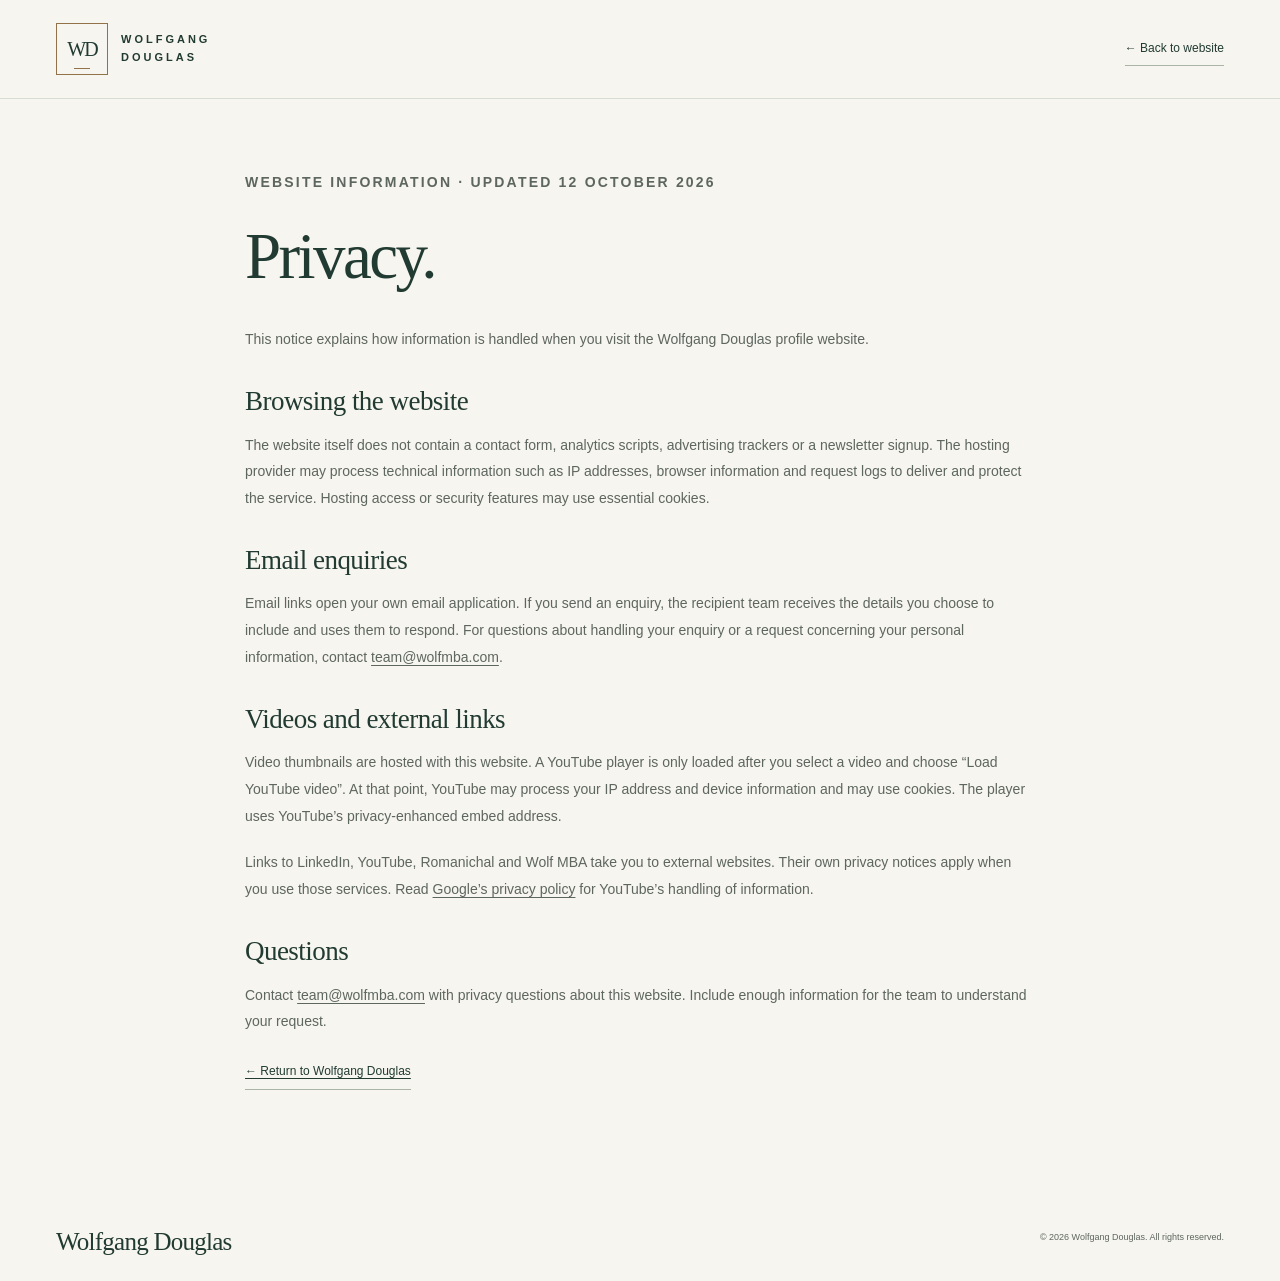
<file: privacy.html>
<!doctype html>
<html lang="en-GB">
<head><meta charset="utf-8"><meta name="viewport" content="width=device-width, initial-scale=1"><meta name="theme-color" content="#193c33"><title>Privacy | Wolfgang Douglas</title><meta name="description" content="Privacy information for the Wolfgang Douglas profile website."><link rel="icon" type="image/svg+xml" href="assets/favicon.svg"><link rel="stylesheet" href="styles.css"></head>
<body><a class="skip-link" href="#main">Skip to main content</a><header class="site-header"><div class="header-inner wrap"><a class="brand" href="./" aria-label="Wolfgang Douglas home"><span class="monogram" aria-hidden="true">WD<span></span></span><span class="brand-name">WOLFGANG<span>DOUGLAS</span></span></a><a class="text-link" href="./">← Back to website</a></div></header><main id="main" class="privacy-main wrap"><p class="eyebrow">Website information · Updated 12 October 2026</p><h1>Privacy.</h1><p>This notice explains how information is handled when you visit the Wolfgang Douglas profile website.</p><h2>Browsing the website</h2><p>The website itself does not contain a contact form, analytics scripts, advertising trackers or a newsletter signup. The hosting provider may process technical information such as IP addresses, browser information and request logs to deliver and protect the service. Hosting access or security features may use essential cookies.</p><h2>Email enquiries</h2><p>Email links open your own email application. If you send an enquiry, the recipient team receives the details you choose to include and uses them to respond. For questions about handling your enquiry or a request concerning your personal information, contact <a href="mailto:team@wolfmba.com">team@wolfmba.com</a>.</p><h2>Videos and external links</h2><p>Video thumbnails are hosted with this website. A YouTube player is only loaded after you select a video and choose “Load YouTube video”. At that point, YouTube may process your IP address and device information and may use cookies. The player uses YouTube’s privacy-enhanced embed address.</p><p>Links to LinkedIn, YouTube, Romanichal and Wolf MBA take you to external websites. Their own privacy notices apply when you use those services. Read <a href="https://policies.google.com/privacy" target="_blank" rel="noopener noreferrer">Google’s privacy policy</a> for YouTube’s handling of information.</p><h2>Questions</h2><p>Contact <a href="mailto:team@wolfmba.com">team@wolfmba.com</a> with privacy questions about this website. Include enough information for the team to understand your request.</p><a class="text-link" href="./">← Return to Wolfgang Douglas</a></main><footer class="site-footer"><div class="wrap footer-inner"><a class="footer-brand" href="./">Wolfgang Douglas</a><div><p>© 2026 Wolfgang Douglas. All rights reserved.</p></div></div></footer></body></html>
</file>
<file: styles.css>
:root{--paper:#f7f5ef;--white:#fff;--ink:#213b33;--muted:#5d665f;--green:#193c33;--gold:#927249;--line:#d8ddd2;--sans:-apple-system,BlinkMacSystemFont,"Segoe UI",Arial,sans-serif;--serif:Georgia,"Times New Roman",serif}
*{box-sizing:border-box}html{scroll-behavior:smooth;scroll-padding-top:110px}body{margin:0;background:var(--paper);color:var(--ink);font-family:var(--sans);font-size:16px;line-height:1.65}button,a{-webkit-tap-highlight-color:transparent}button{font:inherit}a{color:inherit;text-decoration:none}img{display:block;max-width:100%;height:auto}svg{width:22px;height:22px;flex-shrink:0}p{margin:0 0 1.25rem}h1,h2,h3{font-weight:400;line-height:1.08;margin:0;letter-spacing:-.04em}h1,h2{font-family:var(--serif)}h2{font-size:clamp(38px,4.6vw,62px)}h3{font-size:25px;letter-spacing:-.035em}em{font-weight:400}button{cursor:pointer}a:focus-visible,button:focus-visible,summary:focus-visible{outline:3px solid #ae8349;outline-offset:6px}.wrap{width:min(1240px,calc(100% - 112px));margin-inline:auto}.section{padding-block:102px}.svg-library{position:absolute;width:0;height:0;overflow:hidden}.skip-link{position:fixed;left:16px;top:12px;z-index:100;background:var(--green);color:white;padding:12px 18px;transform:translateY(-180%)}.skip-link:focus{transform:translateY(0)}
.site-header{background:var(--paper);border-bottom:1px solid var(--line);position:sticky;top:0;z-index:20}.header-inner{height:98px;display:flex;align-items:center;justify-content:space-between;gap:30px}.brand{display:flex;gap:13px;align-items:center}.monogram{position:relative;width:52px;height:52px;border:1px solid var(--gold);display:grid;place-items:center;font:20px var(--serif);letter-spacing:-2px}.monogram span{position:absolute;bottom:5px;width:16px;height:1px;background:var(--gold)}.brand-name{font-size:11px;letter-spacing:3px;font-weight:650;line-height:1.6}.brand-name span{display:block}.site-header nav{display:flex;align-items:center;gap:29px;font-size:13px}.site-header nav a{position:relative}.site-header nav a:not(.nav-contact):after{content:"";position:absolute;height:1px;left:0;right:0;bottom:-4px;background:var(--gold);transform:scaleX(0);transform-origin:left;transition:transform .2s}.site-header nav a:hover:after{transform:scaleX(1)}.nav-contact{display:flex;align-items:center;gap:17px;border:1px solid var(--ink);padding:11px 17px}.nav-contact:hover{background:var(--green);color:var(--paper)}.menu-toggle{display:none}
.eyebrow{font-size:10px;letter-spacing:2.2px;font-weight:650;text-transform:uppercase;line-height:1.8;margin-bottom:25px}.small-rule{width:25px;height:1px;background:var(--gold);display:inline-block;vertical-align:middle;margin-right:10px}.hero{display:grid;grid-template-columns:1fr 1fr;gap:66px;padding-block:62px 65px;align-items:center}.hero h1{font-size:clamp(68px,7.2vw,102px);letter-spacing:-.065em;line-height:.97}.hero h1 em{color:var(--gold)}.hero-lead{font-size:24px;line-height:1.4;letter-spacing:-.04em;margin:27px 0 13px}.hero-description{max-width:385px;color:var(--muted);font-size:14px;line-height:1.8}.hero-actions{display:flex;gap:25px;align-items:center;margin-top:29px;flex-wrap:wrap}.button{display:inline-flex;justify-content:center;align-items:center;gap:21px;padding:16px 21px;min-height:52px;border:0;font-size:12px;font-weight:500;letter-spacing:.1px;transition:background .2s,transform .2s}.button-green{background:var(--green);color:var(--paper)}.button-green:hover{background:#2c5145;transform:translateY(-2px)}.text-link{display:inline-flex;gap:10px;align-items:center;font-size:12px;padding-block:7px;border-bottom:1px solid #aab4a6}.text-link:hover{color:var(--gold);border-color:var(--gold)}.text-link svg{width:17px;height:17px}.hero-scroll{font-size:9px;text-transform:uppercase;letter-spacing:2px;display:inline-flex;gap:15px;align-items:center;margin-top:42px;color:var(--muted)}.hero-scroll span{border:1px solid var(--line);width:30px;height:30px;display:grid;place-items:center;font-size:17px}.hero-portrait{position:relative;margin:0;min-width:0;background:var(--green);padding-bottom:145px}.hero-portrait>img{width:100%;height:405px;object-fit:cover;object-position:49% 46%}.hero-portrait figcaption{position:absolute;bottom:25px;left:30px;right:30px;color:var(--paper)}.hero-portrait figcaption>span:first-child{font-size:9px;letter-spacing:2px;color:#ccd0bf}.hero-portrait figcaption p{font:25px/1.16 var(--serif);letter-spacing:-.02em;margin:10px 0 0}.caption-location{position:absolute;bottom:2px;right:0;max-width:115px;font-size:9px;line-height:1.6;color:#ccd0bf}.portrait-index{position:absolute;top:15px;right:15px;background:rgba(247,245,239,.94);padding:6px 9px;font-size:8px;letter-spacing:1.5px;color:var(--ink)}.intro-band{border-top:1px solid var(--line);border-bottom:1px solid var(--line)}.band-inner{display:flex;justify-content:space-between;padding-block:20px;gap:20px;font-size:11px;letter-spacing:.3px}.band-inner span:first-child{font-family:var(--serif);font-size:16px;letter-spacing:-.02em}.band-inner span:not(:first-child){display:flex;align-items:center;gap:30px}.band-inner span:not(:first-child):before{content:"";width:4px;height:4px;background:var(--gold);transform:rotate(45deg)}
.section-heading{margin-bottom:49px}.profile-grid{display:grid;grid-template-columns:.85fr 1fr;gap:116px;align-items:center}.personal-photo{margin:0}.personal-photo img{width:100%;height:430px;object-fit:cover;object-position:center 78%}.personal-photo figcaption{font-size:10px;letter-spacing:.4px;color:var(--muted);padding-top:13px}.large-copy{font:26px/1.45 var(--serif);letter-spacing:-.02em}.profile-copy>p:not(.large-copy),.read-more p{color:var(--muted);font-size:14px;line-height:1.9}.read-more{border-top:1px solid var(--line);border-bottom:1px solid var(--line);margin:25px 0 19px}.read-more summary{display:flex;justify-content:space-between;gap:20px;font-size:12px;padding-block:16px;cursor:pointer;list-style:none}.read-more summary span{font-size:18px}.read-more[open] summary span{transform:rotate(45deg)}.read-more>div{padding-top:4px}.read-more summary::-webkit-details-marker,.business-item summary::-webkit-details-marker{display:none}.business-section{background:#eaece3;border-top:1px solid var(--line);border-bottom:1px solid var(--line)}.heading-split{display:flex;justify-content:space-between;align-items:flex-end;gap:60px}.heading-split>p{max-width:330px;font-size:14px;color:var(--muted);margin-bottom:4px}.business-list{border-top:1px solid #c4cebf}.business-item{border-bottom:1px solid #c4cebf}.business-item summary{list-style:none;display:grid;grid-template-columns:75px 1fr 45px;align-items:center;padding-block:29px;gap:25px;cursor:pointer}.item-number{font:23px var(--serif);color:var(--gold)}.item-tag{display:block;font-size:9px;text-transform:uppercase;letter-spacing:1.6px;margin-bottom:9px;color:var(--muted)}.item-title{font:31px/1.2 var(--serif);letter-spacing:-.03em}.plus{border:1px solid #aab7a6;display:grid;place-items:center;height:38px;width:38px;font-size:22px;transition:transform .2s}.business-item[open] .plus{transform:rotate(45deg)}.business-description{padding:0 85px 28px 100px;max-width:850px;font-size:14px;color:var(--muted)}.financial-note{margin-top:34px;display:grid;grid-template-columns:200px 1fr;gap:28px;padding:26px 0 0;color:var(--muted)}.note-label{font-size:10px;text-transform:uppercase;letter-spacing:1.5px}.financial-note p{font-size:11px;max-width:800px;line-height:1.9;margin-bottom:8px}.financial-note summary{font-size:11px;cursor:pointer;text-decoration:underline;text-underline-offset:4px}.financial-note details p{margin-top:14px}
.approach-section{background:var(--green);color:var(--paper)}.approach-section .eyebrow{color:#bdc9b5}.approach-intro{display:grid;grid-template-columns:1.5fr 1fr;align-items:end;gap:100px}.approach-intro h2{font-size:clamp(44px,5.2vw,72px)}.approach-intro h2 em{color:#c1b08e}.approach-intro p{font-size:14px;max-width:320px;color:#d1d9ca;margin-bottom:4px}.principles{display:grid;grid-template-columns:repeat(3,1fr);gap:54px;padding-top:65px}.principles article{border-top:1px solid #60756a;padding-top:20px}.principles article>span{font-size:9px;letter-spacing:1.6px;color:#bfcbba}.principles h3{font:25px/1.25 var(--serif);margin:24px 0 15px;letter-spacing:-.03em}.principles p{color:#c9d2c2;font-size:12px;line-height:1.9;max-width:310px}.approach-footer{margin-top:47px;border-top:1px solid #60756a;display:flex;justify-content:space-between;gap:25px;padding-top:20px;font-size:11px;color:#c9d2c2}.approach-footer a{display:flex;gap:12px;align-items:center}.approach-footer svg{width:16px;height:16px}
.academy-section{display:grid;grid-template-columns:.85fr 1fr;gap:116px;align-items:center}.academy-label{min-height:380px;display:flex;flex-direction:column;align-items:center;justify-content:center;position:relative;border:1px solid var(--line);background:#eeeee5}.academy-label:before,.academy-label:after{content:"";position:absolute;inset:15px;border:1px solid #d0d7c8;pointer-events:none}.academy-label:after{inset:22px}.academy-mark{font:120px/.9 var(--serif);letter-spacing:-.08em;text-align:center;color:var(--green)}.academy-mark span{display:block;font:16px var(--sans);letter-spacing:11px;margin-top:20px;margin-left:11px}.academy-label .eyebrow{text-align:center;margin:36px 0 0;font-size:9px;letter-spacing:3px;line-height:2}.academy-copy h2{margin-bottom:25px}.academy-copy>p:not(.eyebrow){color:var(--muted);font-size:14px;line-height:1.9;max-width:440px}.academy-copy>.text-link{margin-left:23px}.media-section{background:#eeeee6;border-block:1px solid var(--line)}.media-grid{display:grid;grid-template-columns:repeat(3,1fr);gap:30px}.video-launch{border:0;padding:0;background:var(--green);width:100%;aspect-ratio:16/10;position:relative;color:white;overflow:hidden}.video-launch>img{width:100%;height:100%;object-fit:cover;transition:transform .35s}.video-launch:after{content:"";position:absolute;inset:0;background:linear-gradient(transparent 30%,rgba(0,0,0,.55))}.video-launch:hover>img{transform:scale(1.04)}.play-icon{position:absolute;left:50%;top:50%;transform:translate(-50%,-50%);height:52px;width:52px;border:1px solid rgba(255,255,255,.8);display:grid;place-items:center;z-index:2;background:rgba(25,60,51,.6);border-radius:50%}.watch-label{position:absolute;bottom:12px;left:16px;right:16px;z-index:2;display:flex;justify-content:space-between;align-items:center;font-size:9px;text-transform:uppercase;letter-spacing:1.7px}.watch-label svg{width:17px;height:17px}.media-category{font-size:9px;text-transform:uppercase;letter-spacing:1.4px;margin:20px 0 10px;color:var(--gold)}.media-card h3{font:27px/1.2 var(--serif);min-height:66px}.media-card>p:not(.media-category){color:var(--muted);font-size:12px;line-height:1.85;margin-top:12px}.media-note{font-size:10px;color:var(--muted);margin:32px 0 0}.research-section{display:grid;grid-template-columns:.85fr 1fr;gap:116px}.research-section h2{font-size:48px;margin-bottom:25px}.research-section>div>p:not(.eyebrow){color:var(--muted);font-size:14px;max-width:320px}.research-links a{display:flex;align-items:center;justify-content:space-between;gap:25px;border-top:1px solid var(--line);padding:23px 0;font-size:13px}.research-links a:last-child{border-bottom:1px solid var(--line)}.research-links small{display:block;font-size:11px;color:var(--muted);margin-top:5px}.research-links a:hover{color:var(--gold)}
.contact-section{background:#dddcca}.contact-grid{display:grid;grid-template-columns:1fr 1fr;gap:90px}.contact-grid h2{font-size:clamp(48px,5.6vw,78px);margin-bottom:27px}.contact-grid>div>p:not(.eyebrow){font-size:13px;color:var(--muted)}.contact-details>a{display:block;border-top:1px solid #b2bba8;padding:24px 32px 24px 0;position:relative}.contact-details>a>span,.contact-address>span{display:block;font-size:9px;text-transform:uppercase;letter-spacing:1.5px;color:#465849}.contact-details strong{font-size:18px;letter-spacing:-.5px;font-weight:500;display:block;margin-top:9px;overflow-wrap:anywhere}.contact-details>a svg{position:absolute;right:0;bottom:31px}.contact-details>a:hover strong{color:var(--gold)}.contact-address{border-top:1px solid #b2bba8;padding-top:24px}.contact-address address{font-style:normal;font-size:13px;margin-top:9px;line-height:1.9}.contact-details .contact-note{font-size:10px!important;line-height:1.7;margin:20px 0 0;max-width:330px}.site-footer{padding:38px 0 25px}.footer-inner{display:flex;justify-content:space-between;align-items:center;gap:40px}.footer-brand{font:25px var(--serif);letter-spacing:-.03em}.footer-brand span{display:block;font:9px var(--sans);letter-spacing:1.2px;text-transform:uppercase;margin-top:10px;color:var(--muted)}.footer-inner>div{font-size:9px;color:var(--muted);text-align:right}.footer-inner>div p{margin-bottom:9px}.footer-links{display:flex;justify-content:flex-end;gap:26px}.footer-links a:hover{text-decoration:underline}.site-note{font-size:9px;line-height:1.8;color:var(--muted);border-top:1px solid var(--line);padding-top:20px;margin-top:28px;margin-bottom:0}.video-dialog{border:0;padding:36px;background:var(--paper);color:var(--ink);width:min(850px,calc(100% - 32px));max-height:90vh}.video-dialog::backdrop{background:rgba(10,27,22,.82)}.video-dialog h2{font-size:30px;margin:0 40px 20px 0}.dialog-close{position:absolute;right:14px;top:10px;border:0;background:none;font-size:32px;color:var(--ink);line-height:1.3}.video-consent p{font-size:14px;max-width:550px}.video-consent .text-link{margin-left:22px}#video-frame:not(:empty){aspect-ratio:16/9}#video-frame iframe{height:100%;width:100%;border:0}.privacy-main{max-width:790px;padding-block:70px 100px}.privacy-main h1{font-size:65px;margin-bottom:35px}.privacy-main h2{font-size:27px;letter-spacing:-.02em;margin:35px 0 15px}.privacy-main p,.privacy-main li{font-size:14px;color:var(--muted);line-height:1.9}.privacy-main ul{padding-left:22px}.privacy-main a{text-decoration:underline;text-underline-offset:3px}
@media(min-width:1500px){.hero{padding-top:76px}.hero-portrait>img{height:440px}}
@media(max-width:1150px){.wrap{width:calc(100% - 72px)}.site-header nav{gap:21px}.hero{gap:36px}.hero h1{font-size:78px}.hero-portrait>img{height:390px}.hero-actions{gap:14px}.hero-actions .text-link{font-size:11px}.profile-grid,.academy-section,.research-section{gap:65px}.personal-photo img{height:420px}.academy-copy>.text-link{margin:15px 0 0;display:flex;width:max-content}.contact-grid{gap:60px}.contact-details strong{font-size:16px}}
@media(max-width:900px){.wrap{width:calc(100% - 48px)}.header-inner{height:84px}.brand-name{font-size:10px;letter-spacing:2px}.site-header nav{gap:18px;font-size:11px}.nav-contact{gap:8px;padding:9px 12px}.hero{gap:26px;padding-block:45px}.hero h1{font-size:66px}.hero .eyebrow{font-size:8px;letter-spacing:1.3px}.hero-description{font-size:12px}.hero-lead{font-size:21px}.hero-portrait>img{height:370px}.hero-portrait{padding-bottom:140px}.hero-portrait figcaption{left:21px;right:21px}.hero-portrait figcaption p{font-size:24px}.caption-location{position:static;display:block;max-width:none;margin-top:11px}.hero-scroll{margin-top:24px}.hero-actions{gap:10px}.band-inner{font-size:9px;gap:10px}.band-inner span:first-child{font-size:14px}.band-inner span:not(:first-child){gap:12px}.section{padding-block:76px}.profile-grid,.academy-section,.research-section{gap:40px}.large-copy{font-size:22px}.profile-copy>p:not(.large-copy){font-size:12px}.heading-split{gap:35px}.heading-split>p{max-width:260px;font-size:12px}.business-item summary{grid-template-columns:40px 1fr 38px;gap:20px}.item-title{font-size:28px}.business-description{padding-left:60px}.financial-note{grid-template-columns:155px 1fr;gap:20px}.approach-intro{gap:50px}.approach-intro p{font-size:12px}.principles{gap:30px}.principles h3{font-size:23px}.media-grid{gap:22px}.media-card h3{font-size:24px;min-height:59px}.academy-label{min-height:360px}.research-section h2{font-size:42px}.research-links a{font-size:12px}.contact-grid{gap:45px}.contact-details strong{font-size:15px}}
@media(max-width:740px){html{scroll-padding-top:80px}.wrap{width:calc(100% - 40px)}.header-inner{height:78px}.monogram{width:44px;height:44px;font-size:18px}.brand-name{font-size:10px}.menu-toggle{display:flex;flex-direction:column;justify-content:center;align-items:center;gap:7px;width:44px;height:44px;border:1px solid var(--line);background:none;z-index:22}.menu-toggle span{display:block;width:19px;height:1px;background:var(--ink);transition:transform .2s}.menu-toggle[aria-expanded=true] span:first-child{transform:translateY(4px) rotate(45deg)}.menu-toggle[aria-expanded=true] span:last-child{transform:translateY(-4px) rotate(-45deg)}.site-header nav{display:none;position:absolute;top:78px;left:0;right:0;background:var(--paper);padding:18px 20px 27px;border-bottom:1px solid var(--line);font-size:14px}.site-header nav.is-open{display:flex;flex-direction:column;align-items:stretch;gap:0}.site-header nav a{padding:13px 0}.site-header nav .nav-contact{padding:12px 16px;margin-top:12px;justify-content:space-between}.hero{grid-template-columns:1fr;padding-top:42px;padding-bottom:34px;gap:31px}.hero .eyebrow{font-size:8px;letter-spacing:1.7px;margin-bottom:26px}.hero h1{font-size:clamp(69px,13vw,94px)}.hero-lead{font-size:23px;margin-top:24px}.hero-description{font-size:13px;max-width:340px}.hero-actions{gap:20px}.hero-scroll{display:none}.hero-portrait{padding-bottom:120px}.hero-portrait>img{height:340px;object-position:50% 48%}.hero-portrait figcaption{bottom:22px;left:23px;right:23px}.hero-portrait figcaption p{font-size:25px}.caption-location{position:absolute;right:0;bottom:0;max-width:110px;margin:0}.band-inner{display:grid;grid-template-columns:1fr 1fr;gap:13px;font-size:9px;padding-block:21px}.band-inner span:first-child{grid-column:1/-1;font-size:16px;margin-bottom:3px}.band-inner span:not(:first-child){gap:9px}.section{padding-block:62px}.section-heading{margin-bottom:32px}.eyebrow{font-size:9px;letter-spacing:1.9px;margin-bottom:19px}h2{font-size:43px}.profile-grid{grid-template-columns:1fr;gap:32px}.personal-photo img{height:360px;object-position:50% 80%}.profile-copy>p:not(.large-copy){font-size:13px}.large-copy{font-size:25px;line-height:1.45}.heading-split{display:block}.heading-split>p{margin-top:24px;max-width:400px;font-size:13px}.business-item summary{grid-template-columns:28px 1fr 31px;gap:12px;padding-block:24px}.item-number{font-size:17px}.item-title{font-size:25px}.item-tag{font-size:8px;letter-spacing:1px}.plus{width:29px;height:29px;font-size:20px}.business-description{padding:0 0 24px 40px;font-size:13px}.financial-note{display:block;margin-top:30px;padding-top:0}.note-label{display:block;margin-bottom:14px}.approach-intro{grid-template-columns:1fr;gap:25px}.approach-intro h2{font-size:48px}.approach-intro p{font-size:13px;max-width:420px}.principles{grid-template-columns:1fr;gap:22px;padding-top:34px}.principles h3{margin:13px 0 10px;font-size:26px}.principles p{max-width:none;font-size:13px;margin-bottom:7px}.approach-footer{margin-top:32px;flex-direction:column;gap:15px;font-size:11px}.academy-section{grid-template-columns:1fr;gap:33px}.academy-label{min-height:300px}.academy-mark{font-size:95px}.academy-label .eyebrow{margin-top:25px}.academy-copy h2{font-size:44px}.academy-copy>p:not(.eyebrow){font-size:13px}.academy-copy>.text-link{margin-left:20px;display:inline-flex}.media-grid{grid-template-columns:1fr;gap:38px}.video-launch{aspect-ratio:16/9}.media-card h3{min-height:0;font-size:29px}.media-card>p:not(.media-category){font-size:13px}.media-category{margin-top:15px}.research-section{grid-template-columns:1fr;gap:19px}.research-section h2{font-size:43px}.research-links a{font-size:13px;padding-block:22px}.contact-grid{grid-template-columns:1fr;gap:31px}.contact-grid h2{font-size:58px}.contact-details strong{font-size:17px}.contact-details>a{padding-block:23px}.contact-details>a svg{bottom:30px}.footer-inner{align-items:flex-start;flex-direction:column;gap:24px}.footer-inner>div{text-align:left}.footer-links{justify-content:flex-start;gap:28px}.site-footer{padding-top:31px}.site-note{font-size:9px}.video-dialog{padding:28px 22px}.video-dialog h2{font-size:27px}.video-consent .text-link{margin:16px 0 0}.privacy-main{padding-top:50px}.privacy-main h1{font-size:48px}}
@media(max-width:370px){.hero h1{font-size:64px}.hero .eyebrow{letter-spacing:1px}.hero-portrait>img{height:300px}.caption-location{position:static;max-width:none;display:block;margin-top:10px;font-size:8px}.hero-portrait{padding-bottom:143px}.contact-details strong{font-size:15px}.academy-copy>.text-link{margin-left:0}.hero-actions{gap:13px}}
@media(prefers-reduced-motion:reduce){html{scroll-behavior:auto}*,*:before,*:after{transition:none!important;animation:none!important}}
.full-background-link{margin-right:20px}.background-intro{padding:70px 0 55px;max-width:850px}.background-intro h1{font-size:clamp(58px,7vw,90px);margin-bottom:30px}.background-intro h1 em{color:var(--gold)}.background-intro>.large-copy{max-width:750px}.background-intro>.text-link{margin:20px 25px 0 0}.archive-notice{background:#eaece3;padding:25px 28px;border-left:2px solid var(--gold);margin-top:30px}.archive-notice strong{font-size:12px;text-transform:uppercase;letter-spacing:1px}.archive-notice p{font-size:12px;color:var(--muted);line-height:1.9;margin:12px 0 0}.background-layout{display:grid;grid-template-columns:245px 1fr;gap:80px;padding-bottom:90px;align-items:start}.background-toc{position:sticky;top:125px;max-height:calc(100vh - 150px);overflow-y:auto;padding-right:15px}.background-toc a{display:block;font-size:11px;line-height:1.6;padding:10px 0;border-bottom:1px solid var(--line)}.background-toc a:hover{color:var(--gold)}.background-article{min-width:0}.background-article h2{font-size:32px;line-height:1.25;letter-spacing:-.025em;margin:42px 0 22px;scroll-margin-top:125px}.background-article h2:first-child{margin-top:0}.background-article p{font-size:14px;line-height:1.95;color:var(--muted);margin-bottom:22px;overflow-wrap:anywhere}.background-article .source-fragment{font-size:11px;font-style:italic;background:#eeeee5;padding:15px}.archive-end{border-top:1px solid var(--line);margin-top:45px;padding-top:25px}.archive-end>p{font-size:12px}
@media(max-width:900px){.background-layout{grid-template-columns:190px 1fr;gap:35px}.background-article h2{font-size:28px}.background-article p{font-size:13px}}
@media(max-width:740px){.background-intro{padding-top:45px}.background-intro .large-copy{font-size:23px}.archive-notice{padding:20px}.background-layout{display:block}.background-toc{position:static;max-height:280px;overflow:auto;margin-bottom:40px;border:1px solid var(--line);padding:18px}.background-article h2{font-size:29px;scroll-margin-top:95px}.background-article p{font-size:13px}.full-background-link{margin-right:16px}}
</file>
